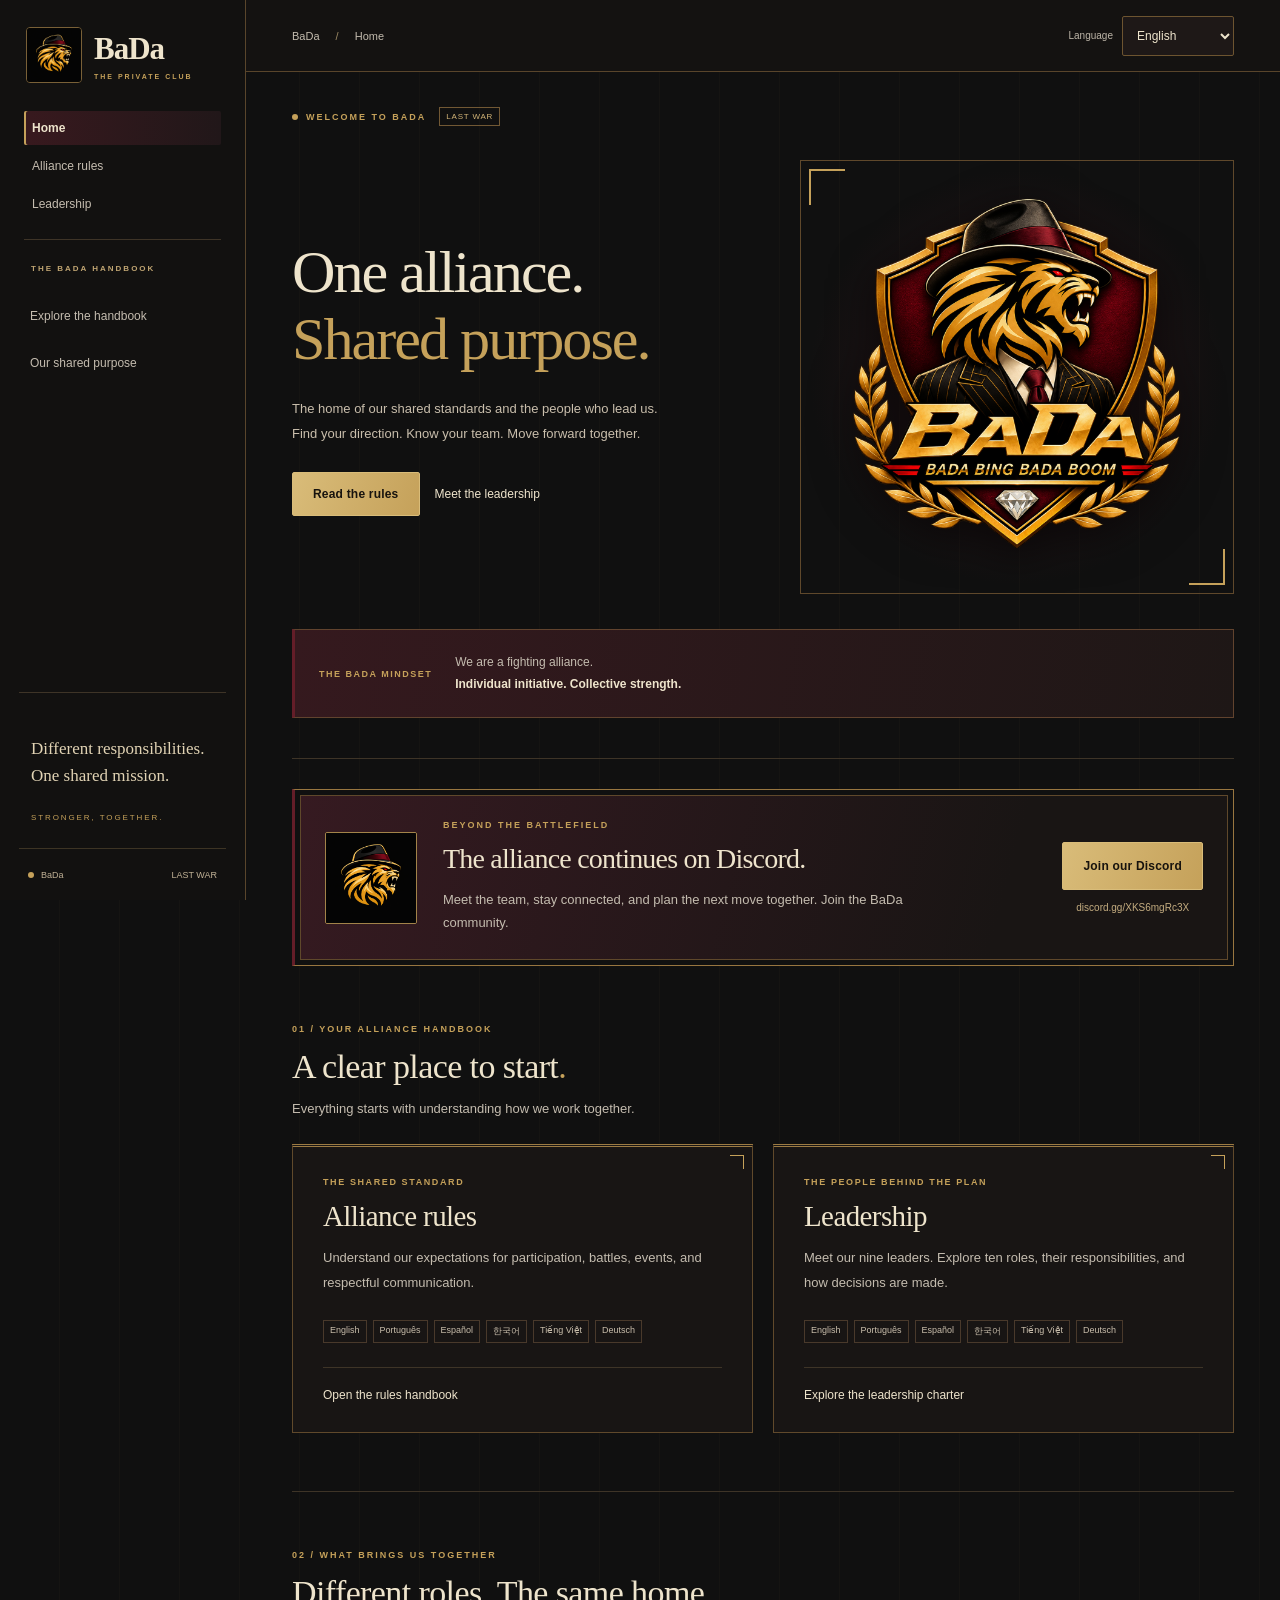
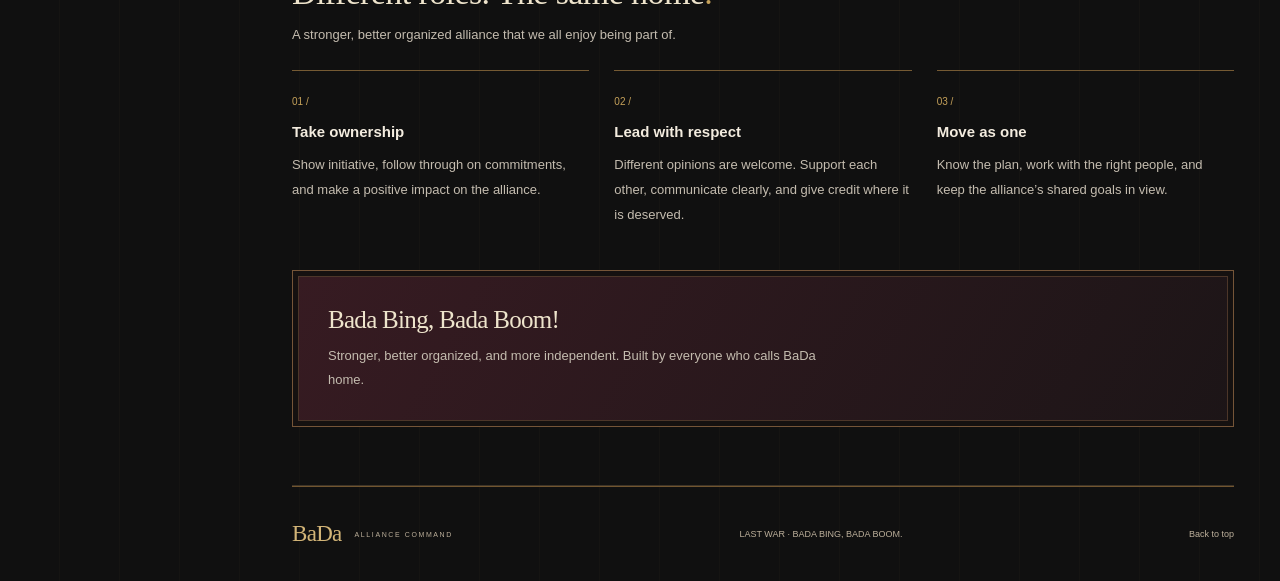
<file: index.html>
<!doctype html>
<html lang="en">
<head>
  <meta charset="utf-8">
  <meta name="viewport" content="width=device-width, initial-scale=1">
  <meta name="theme-color" content="#101010">
  <meta name="description" content="The BaDa alliance handbook. Our rules, our leadership, and the shared purpose that brings us together.">
  <title>BaDa — Alliance Command</title>
  <link rel="stylesheet" href="styles.css">
  <link rel="stylesheet" href="hub.css">
  <link rel="stylesheet" href="brand.css">
  <link rel="stylesheet" href="private-club.css">
  <link rel="icon" type="image/png" href="assets/brand/bada-private-club-lion.png">
  <script src="language.js" defer></script>
  <script src="home.js" defer></script>
</head>
<body class="hub-page">
  <a class="skip-link" href="#main" data-i18n="skip">Skip to content</a>
  <aside class="sidebar">
    <a class="brand" href="index.html" aria-label="BaDa home"><img class="brand-logo" src="assets/brand/bada-private-club-lion.png" alt="" width="56" height="56"><span>BaDa<span class="brand-caption">THE PRIVATE CLUB</span></span></a>
    <div class="site-nav" aria-label="Site navigation"><a href="index.html" aria-current="page"><span data-i18n="home">Home</span></a><a href="rules/index.html"><span data-i18n="rules">Alliance rules</span></a><a href="leadership/index.html"><span data-i18n="leadership">Leadership</span></a></div>
    <div class="sidebar-label" data-i18n="sidebarTitle">THE BADA HANDBOOK</div>
    <nav aria-label="Home sections"><a class="nav-link" href="#handbook"><span data-i18n="explore">Explore the handbook</span></a><a class="nav-link" href="#purpose"><span data-i18n="purposeNav">Our shared purpose</span></a></nav>
    <div class="sidebar-note"><p data-i18n="sidebarMission">Different responsibilities.<br>One shared mission.</p><span data-i18n="together">STRONGER, TOGETHER.</span></div>
    <div class="sidebar-footer"><span class="status-dot"></span> BaDa <b>LAST WAR</b></div>
  </aside>
  <div class="workspace">
    <header class="topbar"><div>BaDa <span>/</span> <span data-i18n="home" style="margin:0;color:inherit">Home</span></div><div class="language-control"><label for="site-language" data-i18n="language">Language</label><select id="site-language"><option value="en">English</option><option value="pt">Português</option><option value="es">Español</option><option value="ko">한국어</option><option value="vi">Tiếng Việt</option><option value="de">Deutsch</option></select></div></header>
    <main id="main">
      <section class="section overview" id="overview"><div class="eyebrow"><span class="status-dot"></span><span data-i18n="welcome">WELCOME TO BADA</span><span class="version">LAST WAR</span></div>
        <div class="hero hub-hero"><div><h1 data-i18n="hero">One alliance.<br><span>Shared purpose.</span></h1><p data-i18n="heroDescription">The home of our shared standards and the people who lead us.<br>Find your direction. Know your team. Move forward together.</p><div class="hero-actions"><a class="primary-button" href="rules/index.html"><span data-i18n="readRules">Read the rules</span></a><a class="text-button" href="leadership/index.html"><span data-i18n="meetLeadership">Meet the leadership</span> </a></div></div><div class="hero-art"><img class="hero-crest" src="assets/brand/bada-private-club-crest.png" alt="BaDa — Bada Bing Bada Boom" width="1254" height="1254" fetchpriority="high"></div></div>
        <div class="purpose-banner"><span data-i18n="allianceMindset">THE BADA MINDSET</span><p data-i18n="commitment">We are a fighting alliance.<br><strong>Individual initiative. Collective strength.</strong></p></div>
      </section>

      <section class="discord-section" id="discord" aria-labelledby="discord-title">
        <div class="discord-card">
          <img class="discord-lion" src="assets/brand/bada-private-club-lion.png" alt="" width="112" height="112" loading="lazy">
          <div class="discord-copy">
            <span class="eyebrow" data-i18n="discordEyebrow">BEYOND THE BATTLEFIELD</span>
            <h2 id="discord-title" data-i18n="discordTitle">The alliance continues on Discord.</h2>
            <p data-i18n="discordDescription">Meet the team, stay connected, and plan the next move together. Join the BaDa community.</p>
          </div>
          <div class="discord-action">
            <a class="primary-button" href="https://discord.gg/XKS6mgRc3X" target="_blank" rel="noopener noreferrer"><span data-i18n="discordJoin">Join our Discord</span></a>
            <span class="discord-address">discord.gg/XKS6mgRc3X</span>
          </div>
        </div>
      </section>

      <section class="section" id="handbook"><div class="section-heading"><div><span class="eyebrow" data-i18n="handbookEyebrow">01 / YOUR ALLIANCE HANDBOOK</span><h2 data-i18n="handbookTitle">A clear place to start<span class="heading-dot">.</span></h2><p data-i18n="handbookDescription">Everything starts with understanding how we work together.</p></div></div><div class="handbook-grid">
        <a class="handbook-card" href="rules/index.html"><span class="eyebrow" data-i18n="rulesEyebrow">THE SHARED STANDARD</span><h3 data-i18n="rules">Alliance rules</h3><p data-i18n="rulesDescription">Understand our expectations for participation, battles, events, and respectful communication.</p><div class="language-chips" aria-label="Available languages"><span>English</span><span>Português</span><span>Español</span><span>한국어</span><span>Tiếng Việt</span><span>Deutsch</span></div><span class="card-link"><span data-i18n="openRules">Open the rules handbook</span></span></a>
        <a class="handbook-card" href="leadership/index.html"><span class="eyebrow" data-i18n="leadershipEyebrow">THE PEOPLE BEHIND THE PLAN</span><h3 data-i18n="leadership">Leadership</h3><p data-i18n="leadershipDescription">Meet our nine leaders. Explore ten roles, their responsibilities, and how decisions are made.</p><div class="language-chips"><span>English</span><span>Português</span><span>Español</span><span>한국어</span><span>Tiếng Việt</span><span>Deutsch</span></div><span class="card-link"><span data-i18n="openLeadership">Explore the leadership charter</span></span></a>
      </div></section>

      <section class="section" id="purpose"><div class="section-heading"><div><span class="eyebrow" data-i18n="purposeEyebrow">02 / WHAT BRINGS US TOGETHER</span><h2 data-i18n="purposeTitle">Different roles. The same home<span class="heading-dot">.</span></h2><p data-i18n="purposeDescription">A stronger, better organized alliance that we all enjoy being part of.</p></div></div><div class="values-grid"><article class="value-item"><span>01 /</span><h3 data-i18n="ownershipTitle">Take ownership</h3><p data-i18n="ownershipText">Show initiative, follow through on commitments, and make a positive impact on the alliance.</p></article><article class="value-item"><span>02 /</span><h3 data-i18n="respectTitle">Lead with respect</h3><p data-i18n="respectText">Different opinions are welcome. Support each other, communicate clearly, and give credit where it is deserved.</p></article><article class="value-item"><span>03 /</span><h3 data-i18n="teamTitle">Move as one</h3><p data-i18n="teamText">Know the plan, work with the right people, and keep the alliance’s shared goals in view.</p></article></div><div class="hub-bottom"><div><h3>Bada Bing, Bada Boom!</h3><p data-i18n="signoff">Stronger, better organized, and more independent. Built by everyone who calls BaDa home.</p></div></div></section>
      <footer class="page-footer hub-footer"><a href="index.html" class="footer-brand">BaDa<span>ALLIANCE COMMAND</span></a><span>LAST WAR · BADA BING, BADA BOOM.</span><a href="#overview" data-i18n="top">Back to top </a></footer>
    </main>
  </div>
</body>
</html>
</file>
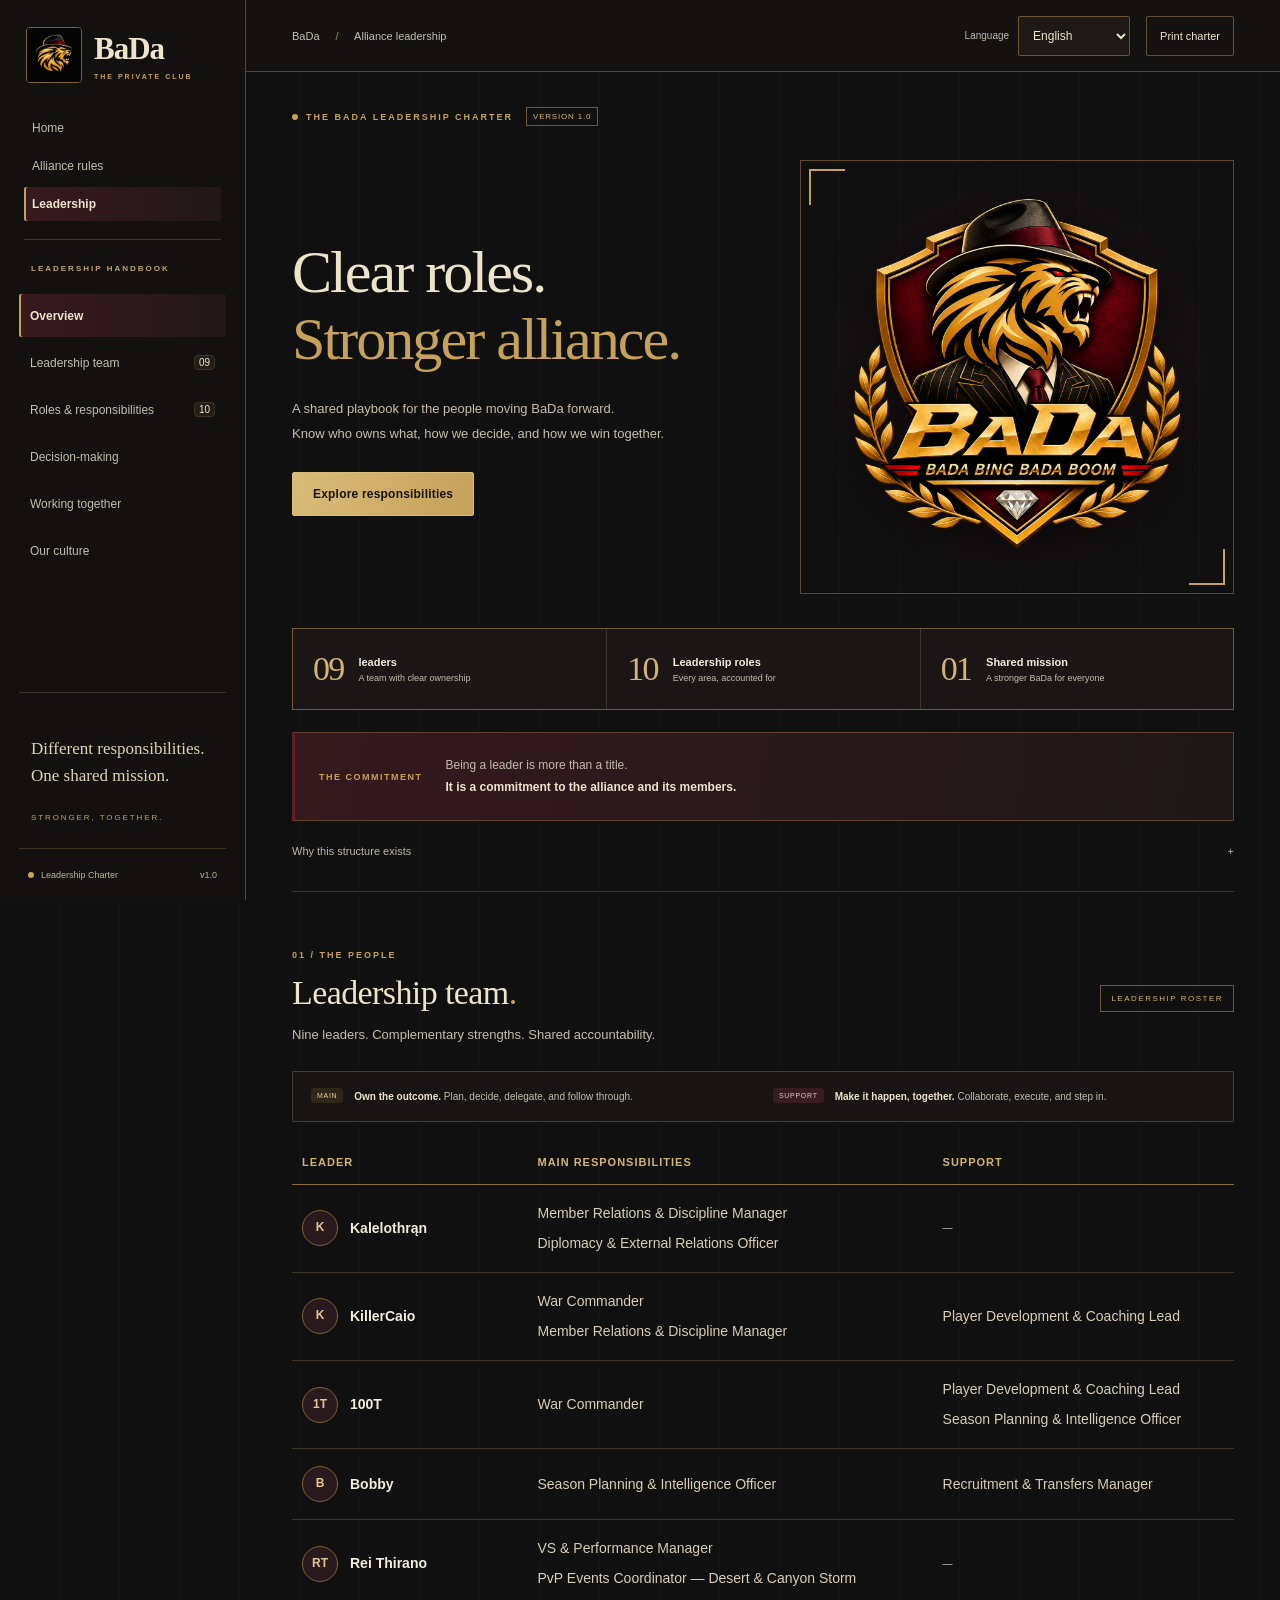
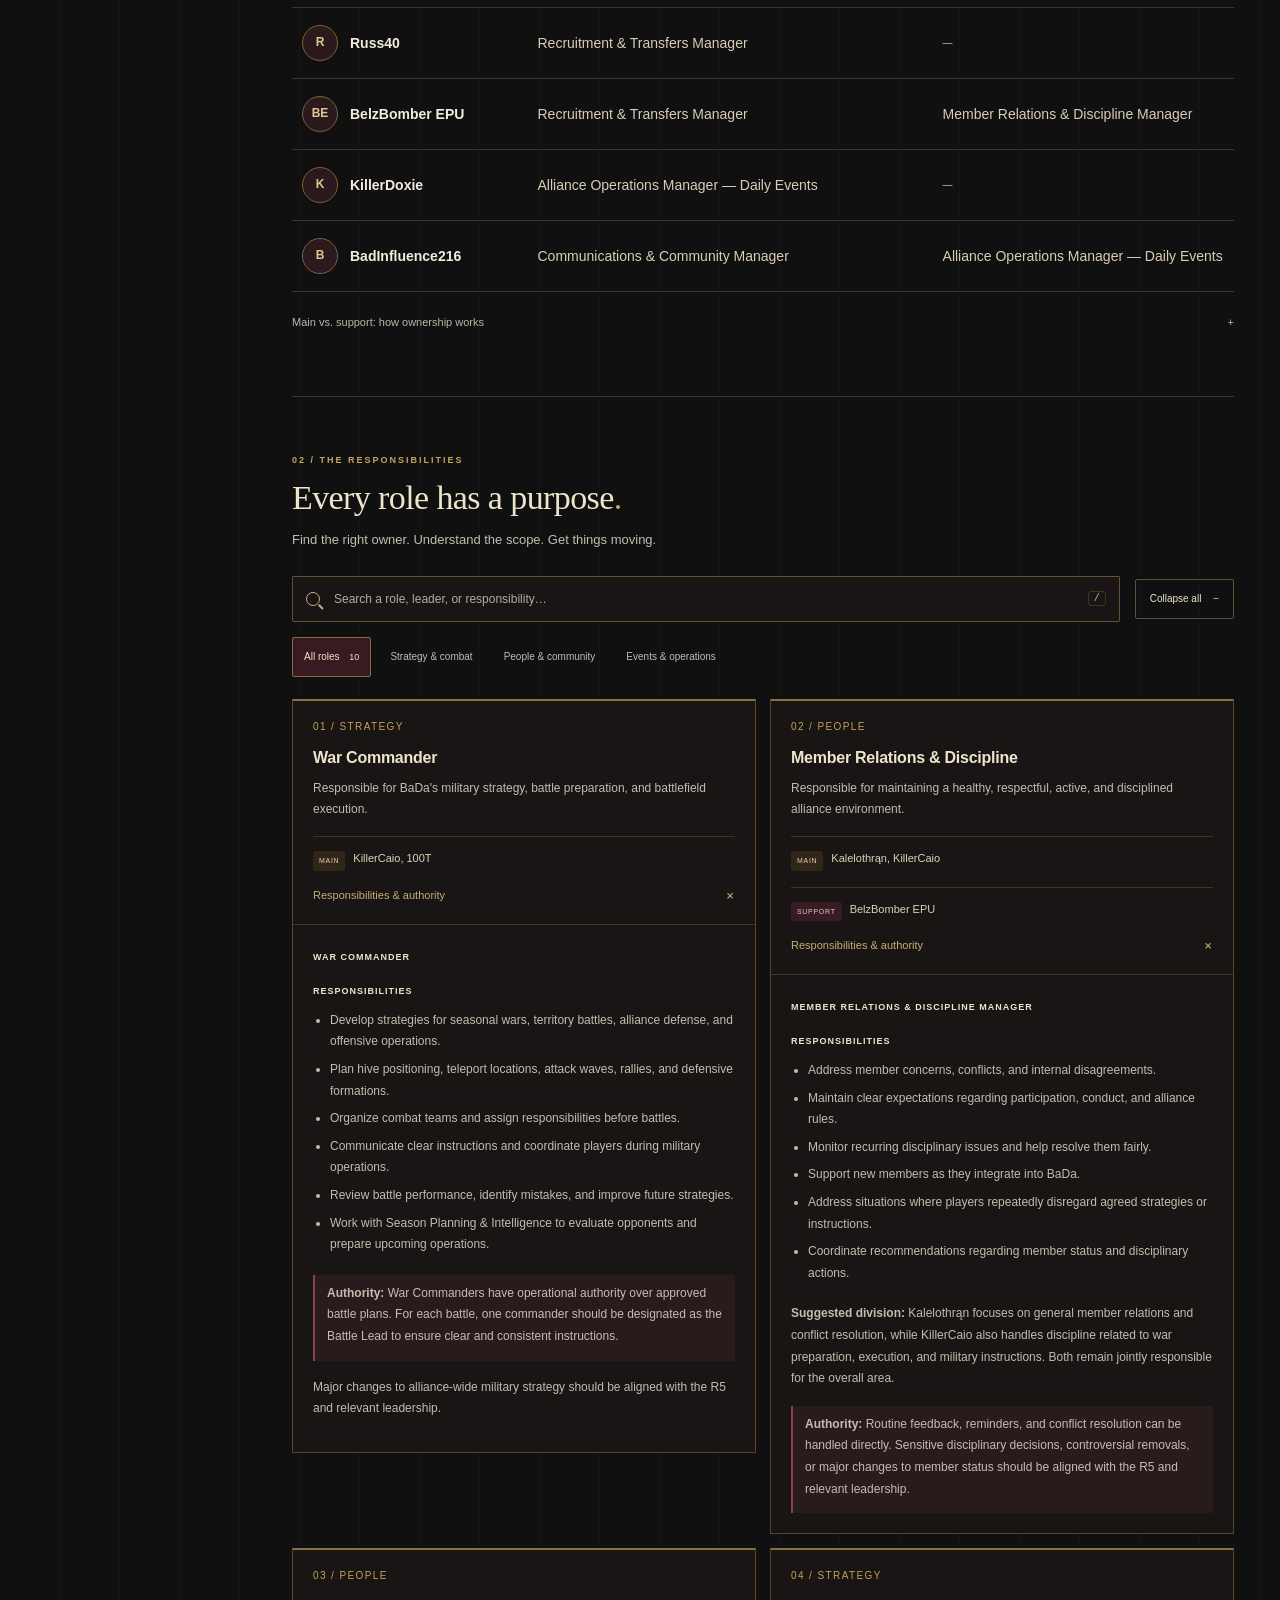
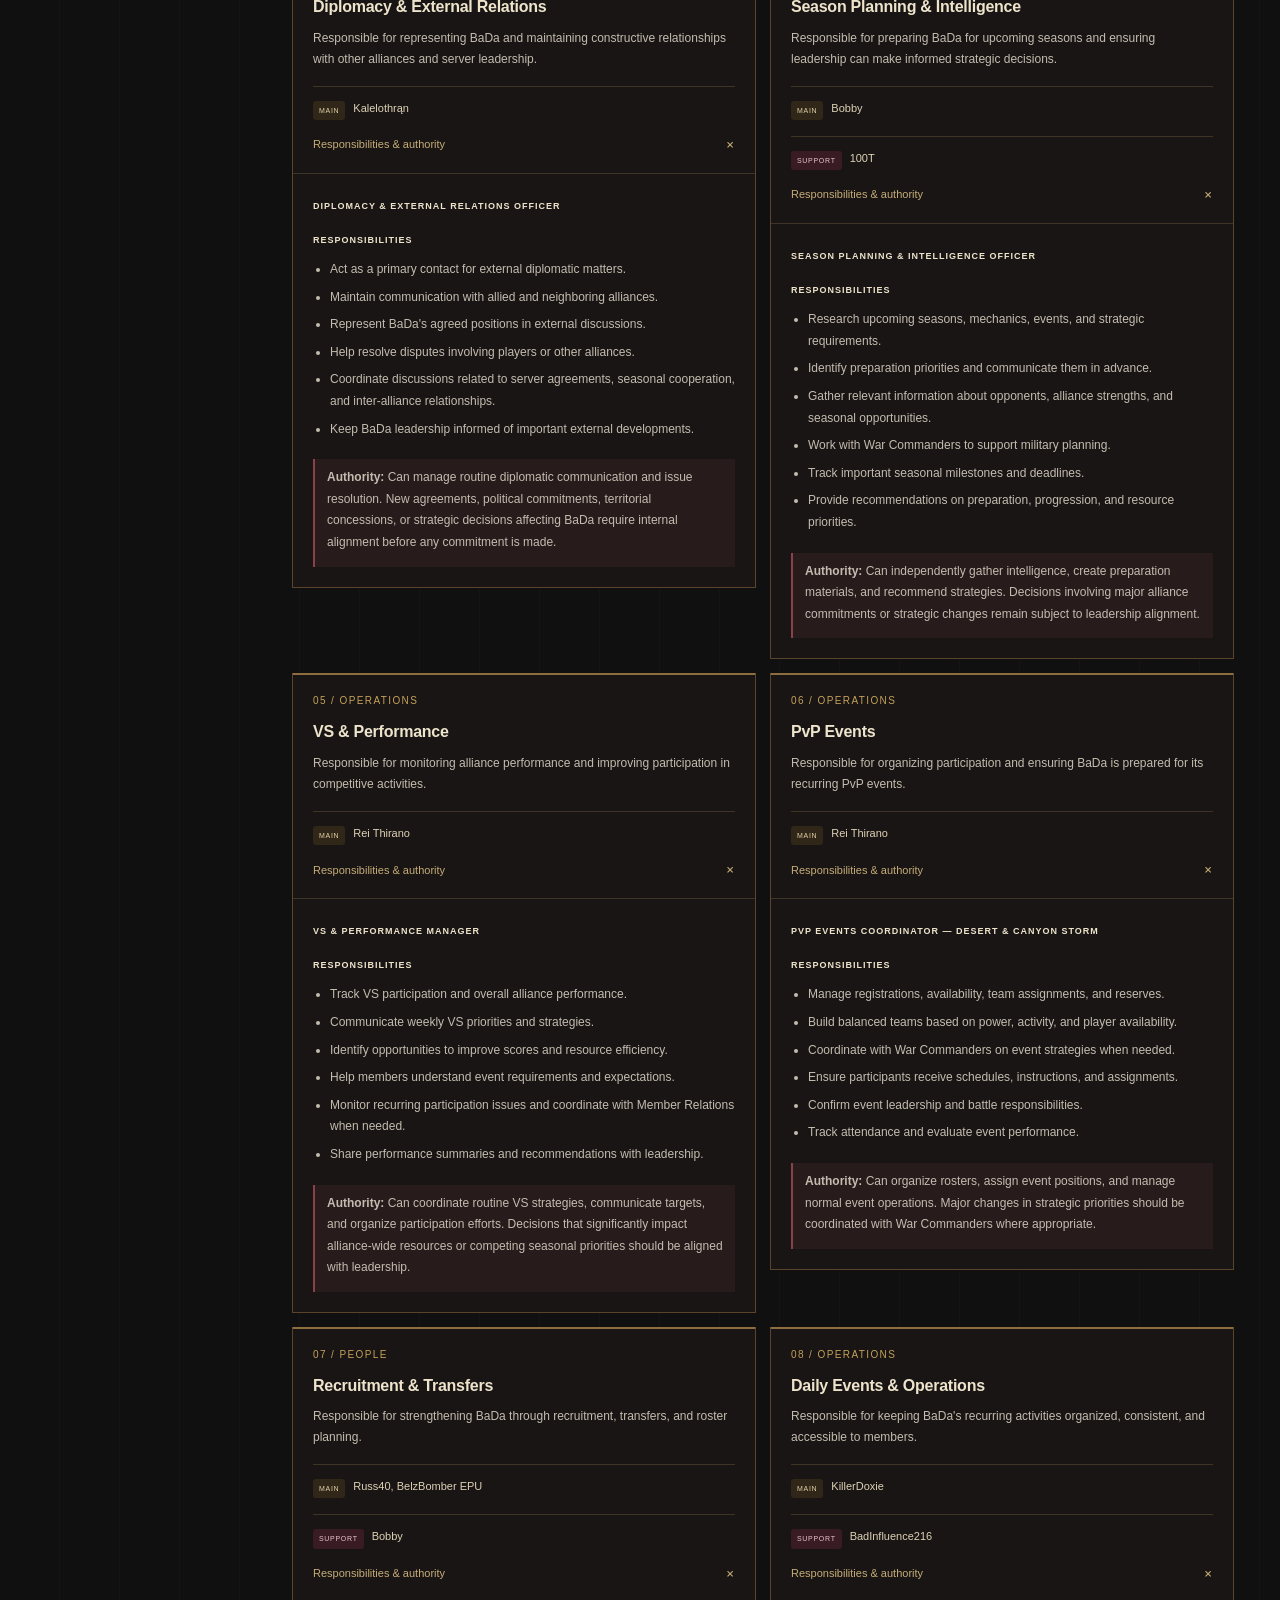
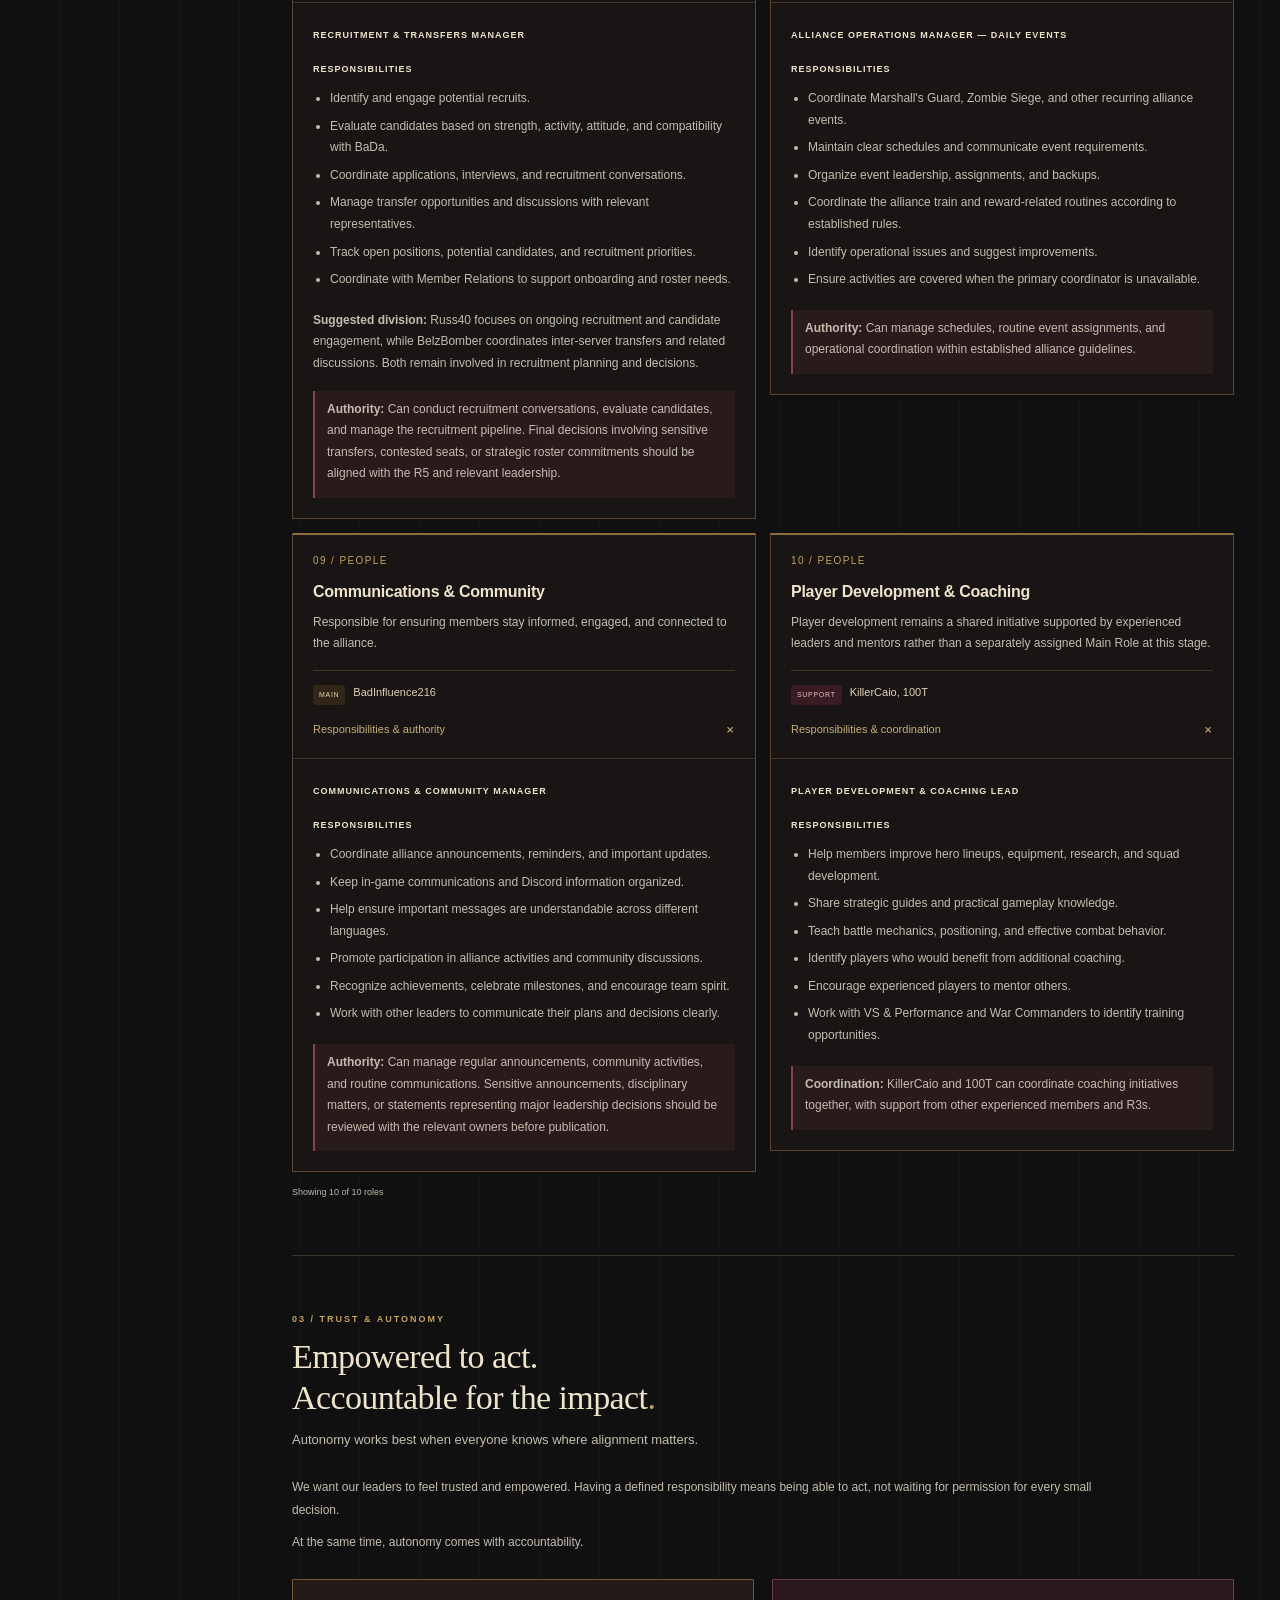
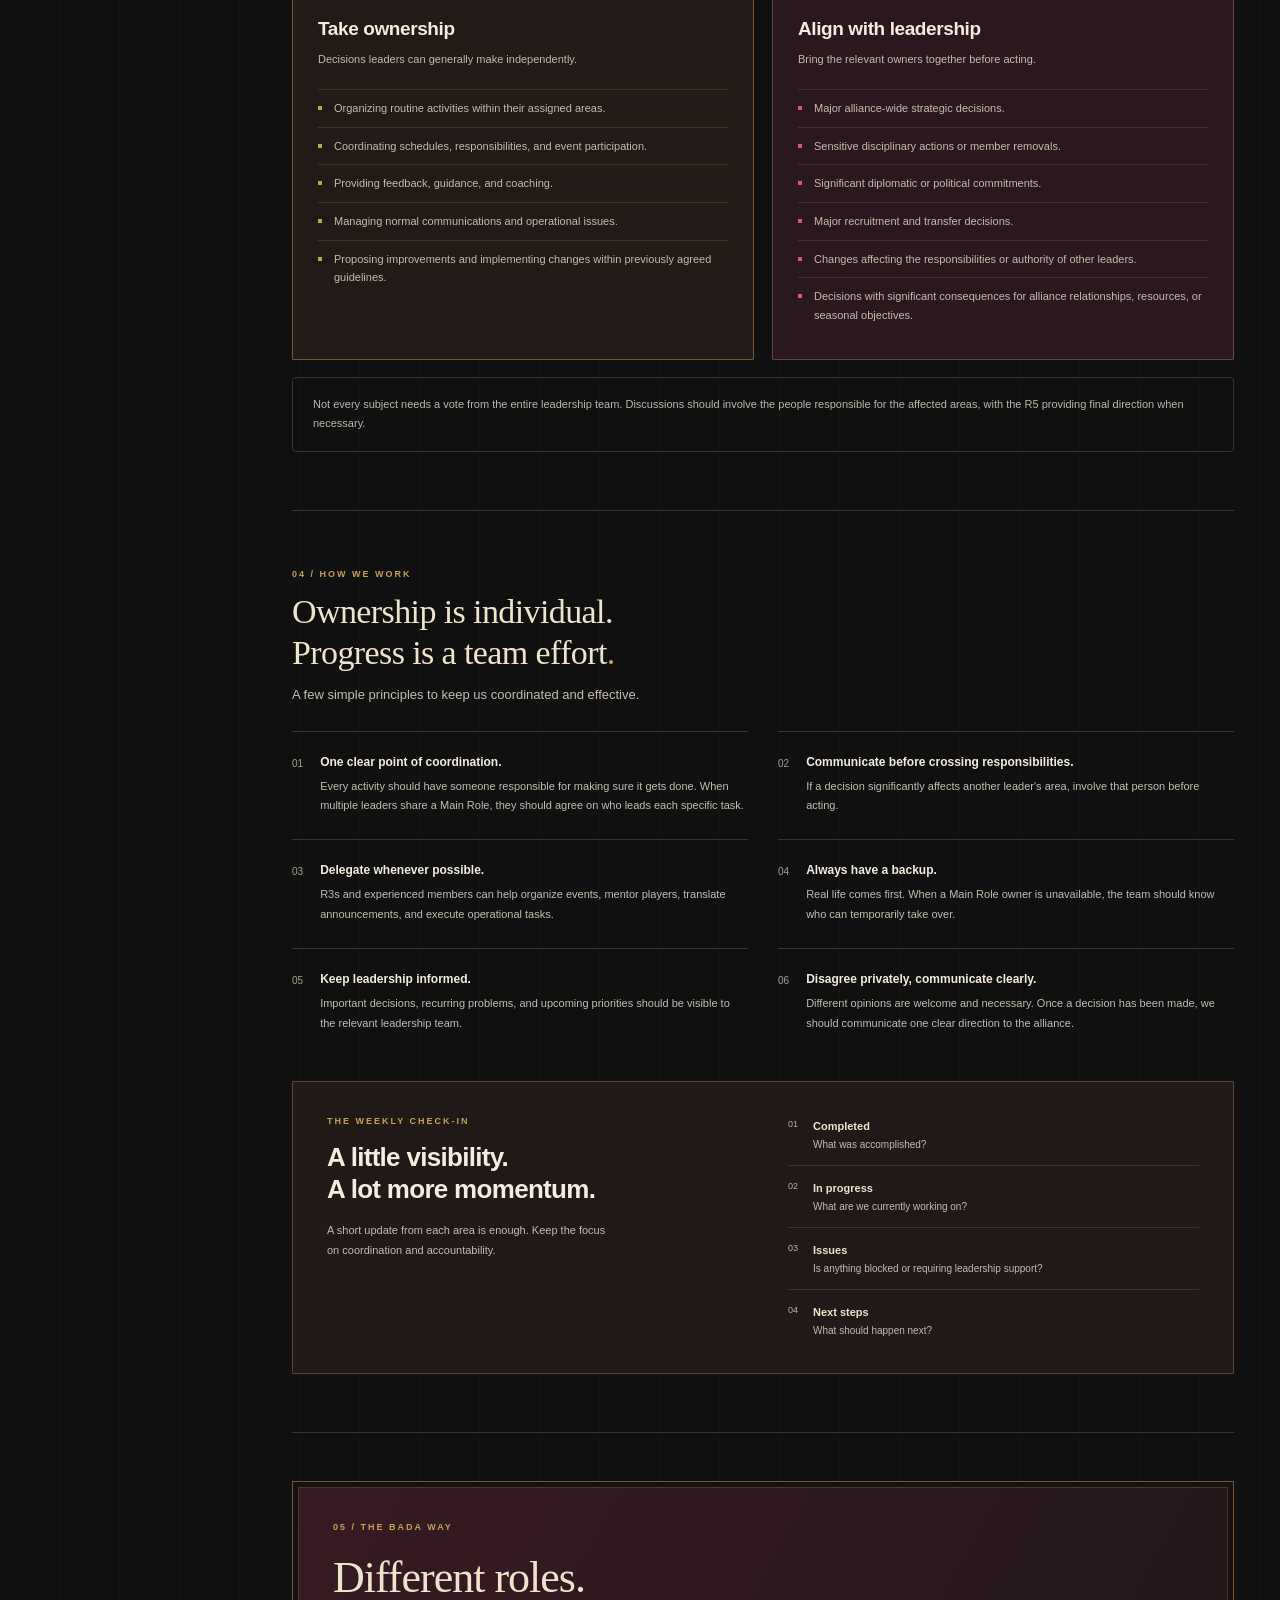
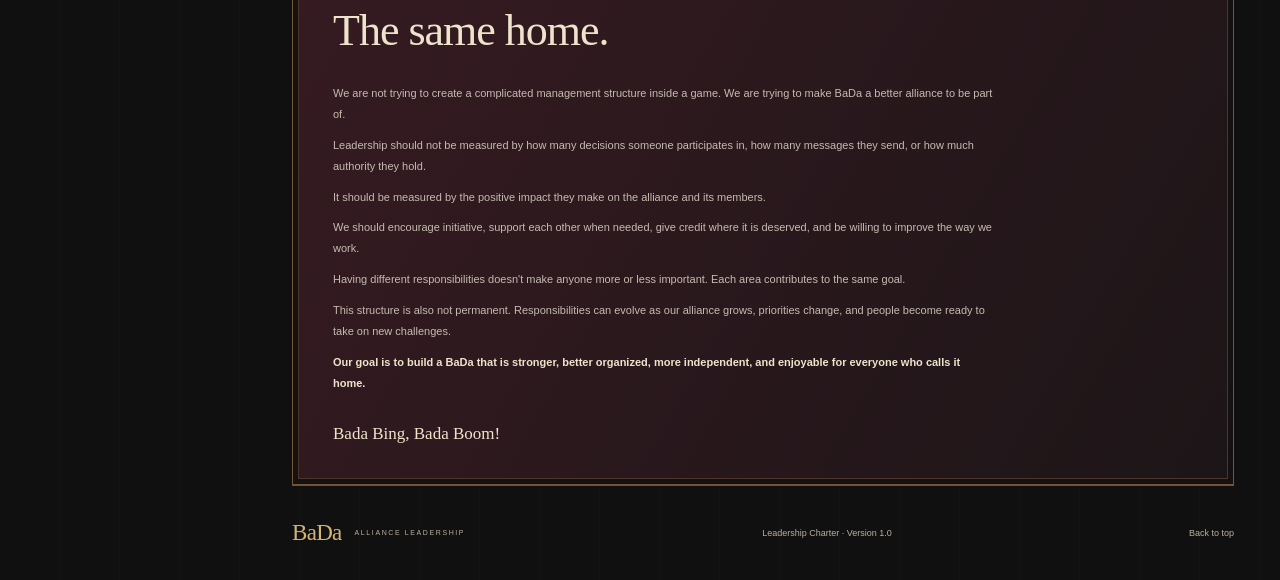
<file: leadership/index.html>
<!doctype html>
<html lang="en">
<head>
  <meta charset="utf-8">
  <meta name="viewport" content="width=device-width, initial-scale=1">
  <meta name="theme-color" content="#101010">
  <meta name="description" content="BaDa leadership charter. Find your leaders, understand responsibilities, and make clear decisions together.">
  <title>BaDa — Leadership & Responsibilities</title>
  <link rel="stylesheet" href="../styles.css">
  <link rel="stylesheet" href="../hub.css">
  <link rel="stylesheet" href="../brand.css">
  <link rel="stylesheet" href="../private-club.css">
  <link rel="icon" type="image/png" href="../assets/brand/bada-private-club-lion.png">
  <script src="../language.js" defer></script>
  <script src="../charter.js" defer></script>
  <script src="../leadership-i18n.js" defer></script>
  <script src="../app.js" defer></script>
</head>
<body>
  <a class="skip-link" href="#main">Skip to content</a>
  <aside class="sidebar">
    <a class="brand" href="../index.html" aria-label="BaDa home"><img class="brand-logo" src="../assets/brand/bada-private-club-lion.png" alt="" width="56" height="56"><span>BaDa<span class="brand-caption">THE PRIVATE CLUB</span></span></a>
    <div class="site-nav" aria-label="Site navigation"><a href="../index.html">Home </a><a href="../rules/index.html">Alliance rules </a><a href="index.html" aria-current="page">Leadership </a></div><div class="sidebar-label">LEADERSHIP HANDBOOK</div>
    <nav aria-label="Main navigation">
      <a class="nav-link active" href="#overview"> Overview </a>
      <a class="nav-link" href="#team"> Leadership team <span class="nav-count">09</span></a>
      <a class="nav-link" href="#roles"> Roles & responsibilities <span class="nav-count">10</span></a>
      <a class="nav-link" href="#decisions"> Decision-making</a>
      <a class="nav-link" href="#collaboration"> Working together</a>
      <a class="nav-link" href="#culture"> Our culture</a>
    </nav>
    <div class="sidebar-note"><p>Different responsibilities.<br>One shared mission.</p><span>STRONGER, TOGETHER.</span></div>
    <div class="sidebar-footer"><span class="status-dot"></span> Leadership Charter <b>v1.0</b></div>
  </aside>
  <div class="workspace">
    <header class="topbar"><div><a href="../index.html">BaDa</a> <span>/</span> Alliance leadership</div><div class="leadership-controls"><div class="language-control"><label for="leadership-language">Language</label><select id="leadership-language"><option value="en">English</option><option value="pt">Português</option><option value="es">Español</option><option value="ko">한국어</option><option value="vi">Tiếng Việt</option><option value="de">Deutsch</option></select></div><button class="print-button" id="print-button" type="button">Print charter</button></div></header>
    <main id="main">
      <section id="overview" class="section overview">
        <div class="eyebrow"><span class="status-dot"></span> THE BADA LEADERSHIP CHARTER <span class="version">VERSION 1.0</span></div>
        <div class="hero"><div><h1>Clear roles.<br><span>Stronger alliance.</span></h1><p>A shared playbook for the people moving BaDa forward.<br class="desktop-break"> Know who owns what, how we decide, and how we win together.</p><a class="primary-button" href="#roles">Explore responsibilities </a></div><div class="hero-art"><img class="hero-crest" src="../assets/brand/bada-private-club-crest.png" alt="BaDa — Bada Bing Bada Boom" width="1254" height="1254" fetchpriority="high"></div></div>
        <div class="stats"><a href="#team"><strong>09</strong><div>leaders<span>A team with clear ownership</span></div></a><a href="#roles"><strong>10</strong><div>Leadership roles<span>Every area, accounted for</span></div></a><a href="#culture"><strong>01</strong><div>Shared mission<span>A stronger BaDa for everyone</span></div></a></div>
        <div class="purpose-banner"><span>THE COMMITMENT</span><p>Being a leader is more than a title.<br><strong>It is a commitment to the alliance and its members.</strong></p></div>
        <details class="purpose-details"><summary>Why this structure exists <span>+</span></summary><div id="purpose-content" class="prose"></div></details>
      </section>

      <section id="team" class="section"><div class="section-heading"><div><span class="eyebrow">01 / THE PEOPLE</span><h2>Leadership team<span class="heading-dot">.</span></h2><p>Nine leaders. Complementary strengths. Shared accountability.</p></div><span class="section-tag">LEADERSHIP ROSTER</span></div>
        <div class="ownership-guide"><div><span class="role-badge main-badge">MAIN</span><p><strong>Own the outcome.</strong> Plan, decide, delegate, and follow through.</p></div><div><span class="role-badge support-badge">SUPPORT</span><p><strong>Make it happen, together.</strong> Collaborate, execute, and step in.</p></div></div>
        <div class="team-table-wrap"><table class="team-table"><thead><tr><th>LEADER</th><th>MAIN RESPONSIBILITIES</th><th>SUPPORT</th></tr></thead><tbody id="team-body"></tbody></table></div>
        <details class="purpose-details"><summary>Main vs. support: how ownership works <span>+</span></summary><div id="ownership-content" class="prose"></div></details>
      </section>

      <section id="roles" class="section"><div class="section-heading"><div><span class="eyebrow">02 / THE RESPONSIBILITIES</span><h2>Every role has a purpose<span class="heading-dot">.</span></h2><p>Find the right owner. Understand the scope. Get things moving.</p></div></div>
        <div class="role-toolbar"><label class="search-box"><span class="search-symbol" aria-hidden="true"></span><input id="role-search" type="search" placeholder="Search a role, leader, or responsibility…" aria-label="Search roles, leaders and responsibilities"><kbd>/</kbd></label><button id="expand-all" class="subtle-button" type="button">Expand all <span>+</span></button></div>
        <div class="filters" aria-label="Filter roles"><button class="filter active" data-filter="all" aria-pressed="true">All roles <span>10</span></button><button class="filter" data-filter="strategy" aria-pressed="false">Strategy & combat</button><button class="filter" data-filter="people" aria-pressed="false">People & community</button><button class="filter" data-filter="operations" aria-pressed="false">Events & operations</button></div>
        <div id="role-grid" class="role-grid"></div><p id="empty-state" class="empty-state" hidden>No matching roles. Try another search or select “All roles”.</p><p id="results-count" class="results-count" aria-live="polite"></p>
      </section>

      <section id="decisions" class="section"><div class="section-heading"><div><span class="eyebrow">03 / TRUST & AUTONOMY</span><h2>Empowered to act.<br>Accountable for the impact<span class="heading-dot">.</span></h2><p>Autonomy works best when everyone knows where alignment matters.</p></div></div><div id="decisions-intro" class="prose"></div><div class="decision-grid"><article class="decision-card independent"><h3>Take ownership</h3><p>Decisions leaders can generally make independently.</p><ul id="independent-list"></ul></article><article class="decision-card aligned"><h3>Align with leadership</h3><p>Bring the relevant owners together before acting.</p><ul id="aligned-list"></ul></article></div><p id="decision-note" class="decision-note"></p></section>

      <section id="collaboration" class="section"><div class="section-heading"><div><span class="eyebrow">04 / HOW WE WORK</span><h2>Ownership is individual.<br>Progress is a team effort<span class="heading-dot">.</span></h2><p>A few simple principles to keep us coordinated and effective.</p></div></div><div id="principles" class="principles"></div><div class="checkin"><div><span class="eyebrow">THE WEEKLY CHECK-IN</span><h3>A little visibility.<br>A lot more momentum.</h3><p>A short update from each area is enough. Keep the focus on coordination and accountability.</p></div><ol><li><span>01</span><div><strong>Completed</strong><p>What was accomplished?</p></div></li><li><span>02</span><div><strong>In progress</strong><p>What are we currently working on?</p></div></li><li><span>03</span><div><strong>Issues</strong><p>Is anything blocked or requiring leadership support?</p></div></li><li><span>04</span><div><strong>Next steps</strong><p>What should happen next?</p></div></li></ol></div></section>

      <section id="culture" class="section culture"><span class="eyebrow">05 / THE BADA WAY</span><h2>Different roles.<br>The same home.</h2><div id="culture-content" class="prose"></div><div class="culture-signoff">Bada Bing, Bada Boom! </div></section>
      <footer class="page-footer"><a href="#overview" class="footer-brand">BaDa<span>ALLIANCE LEADERSHIP</span></a><span>Leadership Charter · Version 1.0</span><a href="#overview">Back to top </a></footer>
    </main>
  </div>
</body>
</html>
</file>
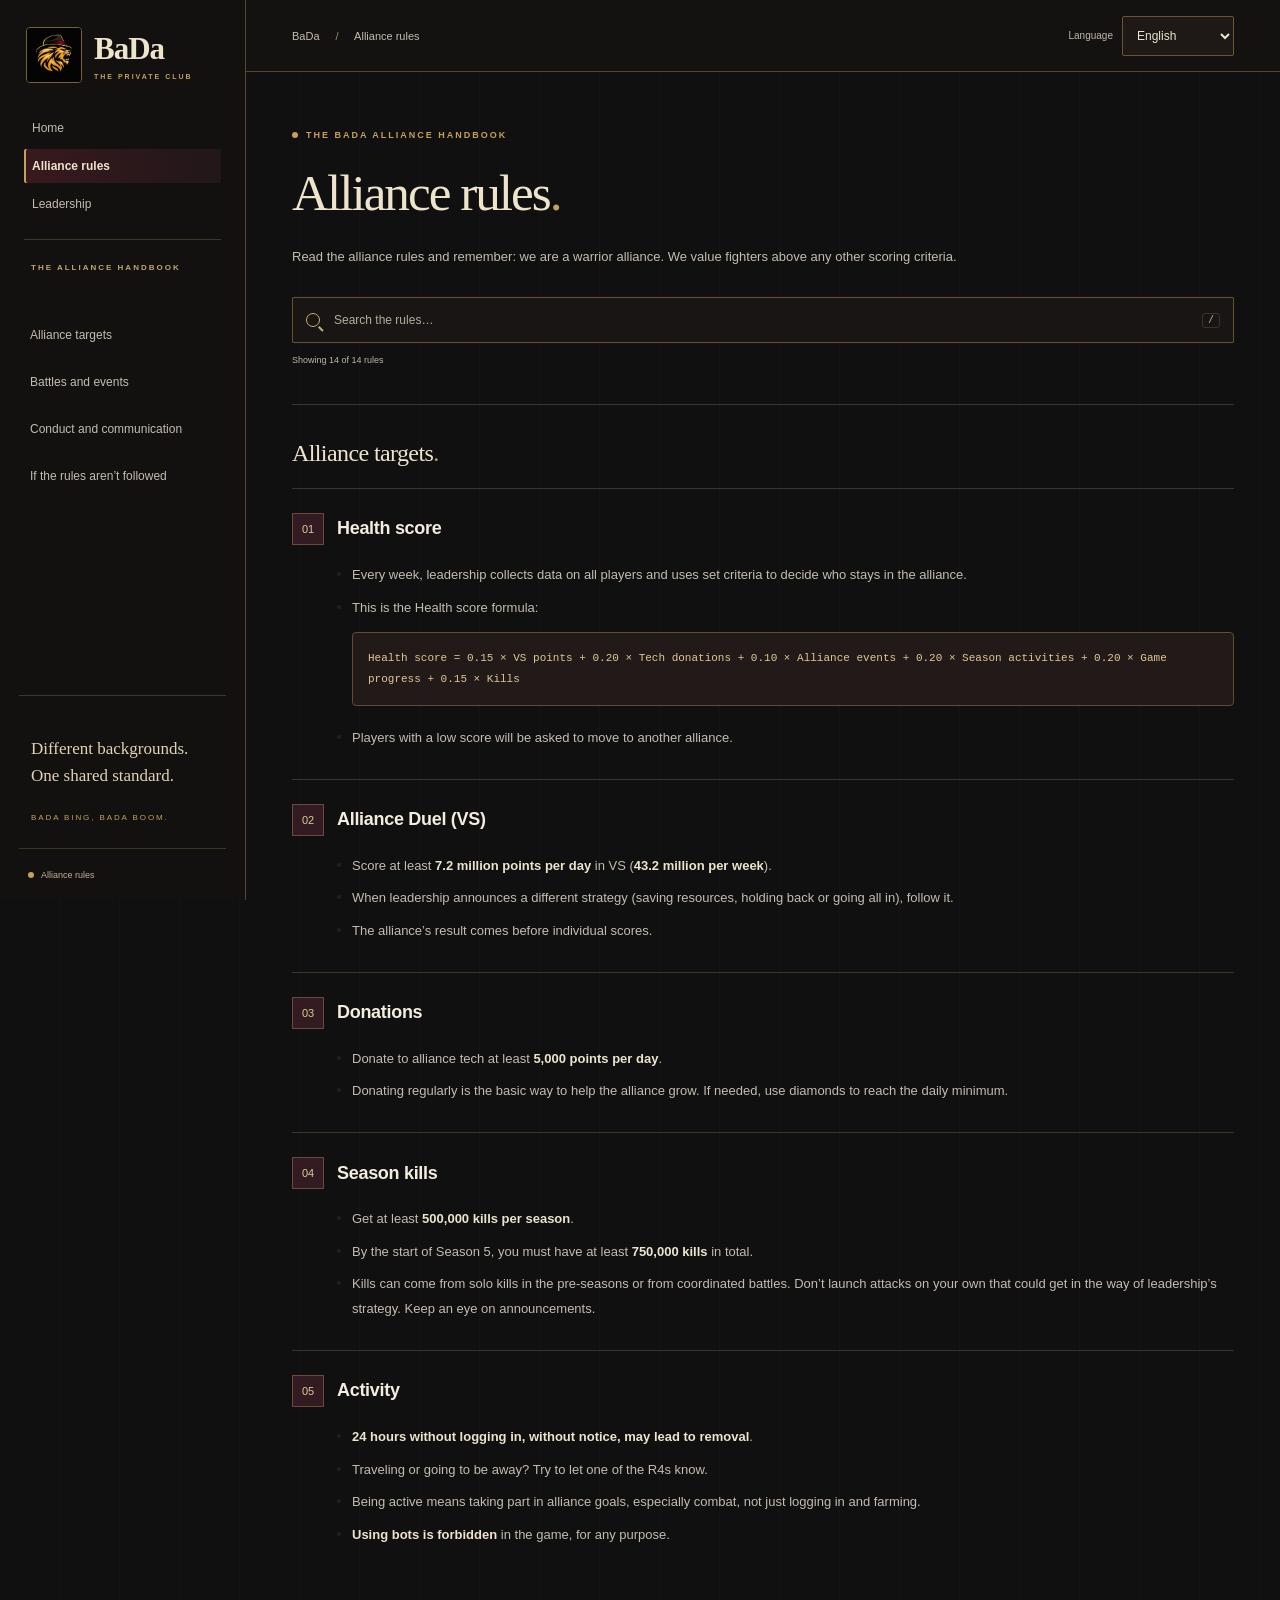
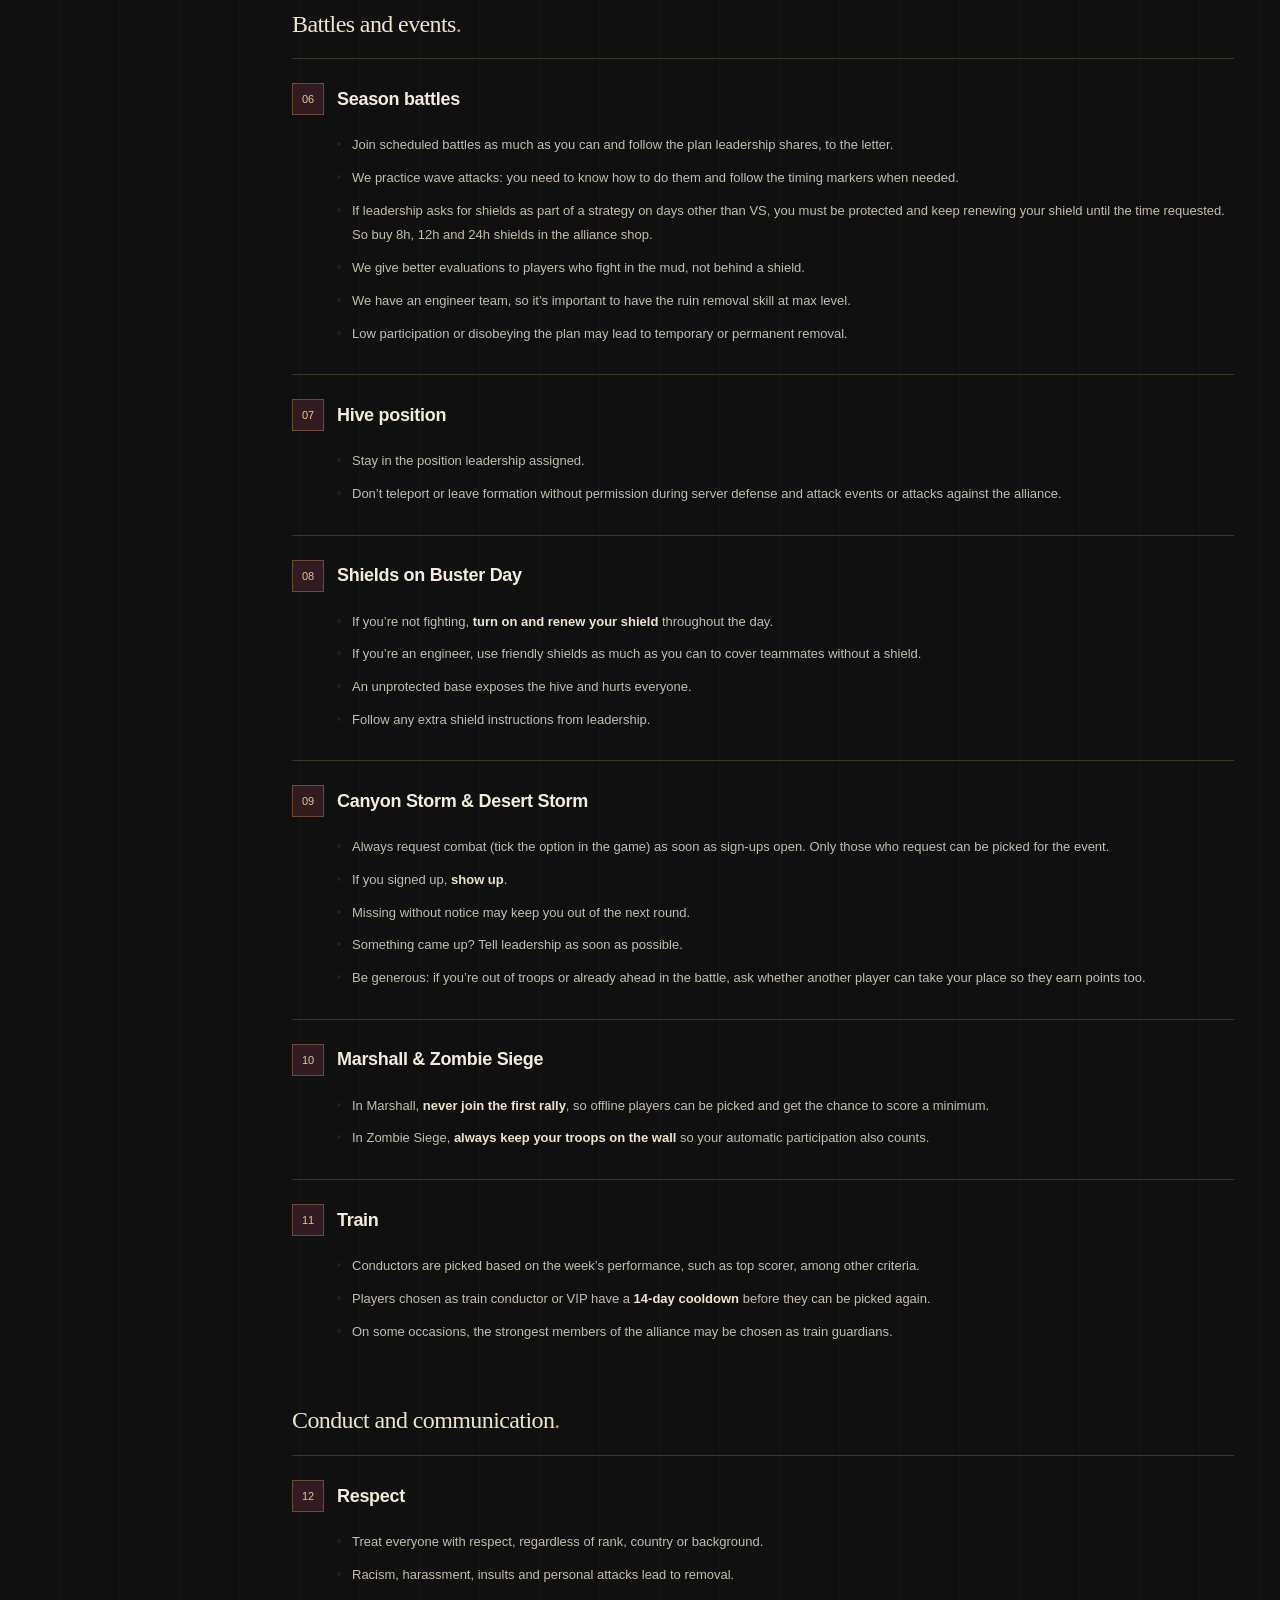
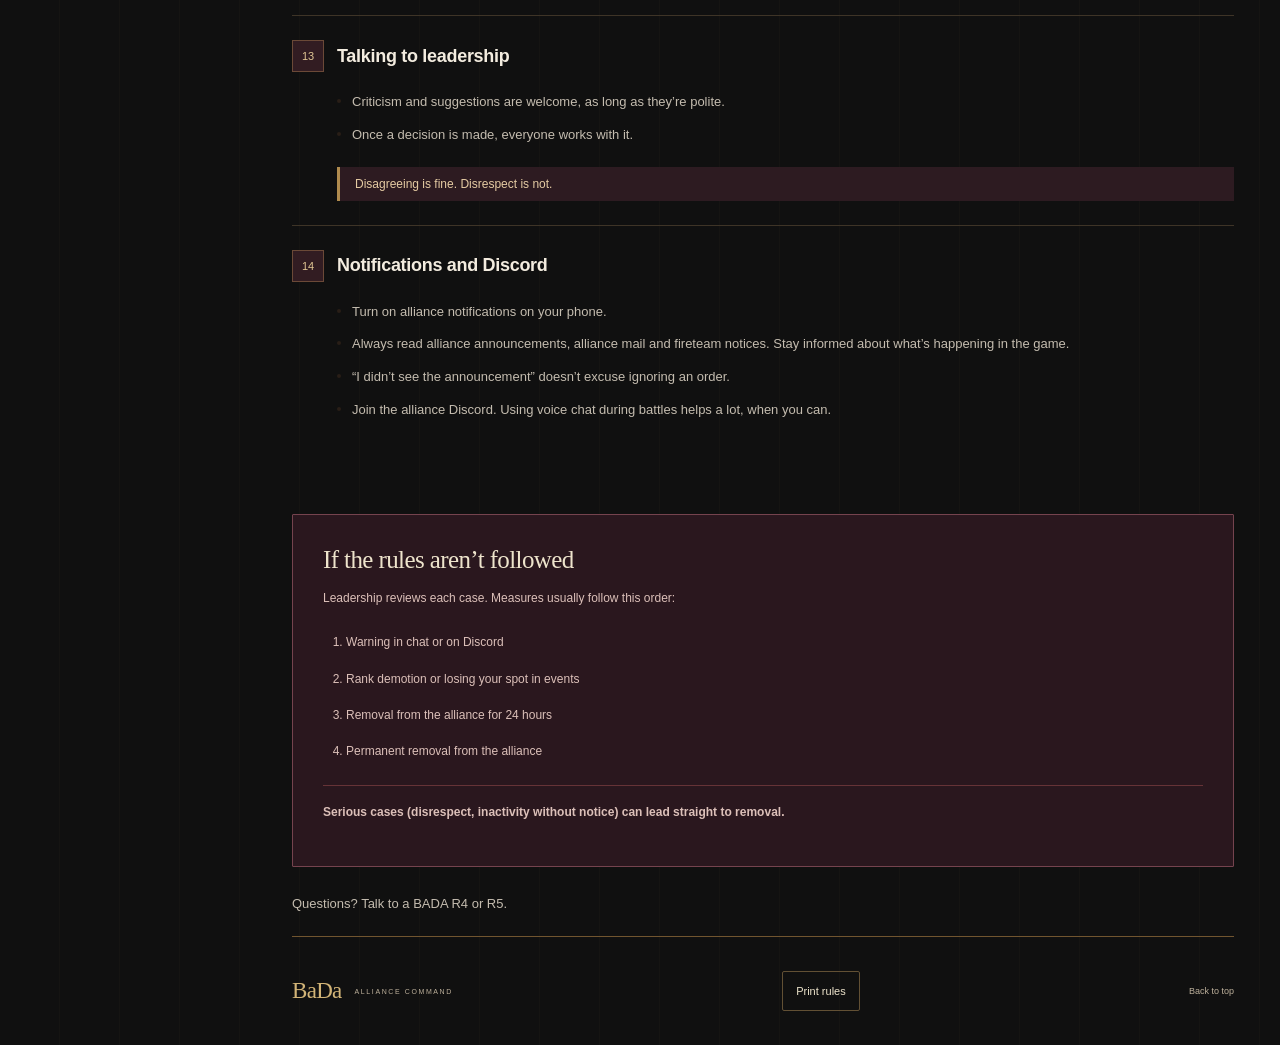
<file: rules/index.html>
<!doctype html>
<html lang="en">
<head>
  <meta charset="utf-8">
  <meta name="viewport" content="width=device-width, initial-scale=1">
  <meta name="theme-color" content="#101010">
  <meta name="description" content="BaDa alliance rules in English, Portuguese, Spanish, Korean, Vietnamese, and German.">
  <title>BaDa — Alliance rules</title>
  <link rel="stylesheet" href="../styles.css">
  <link rel="stylesheet" href="../hub.css">
  <link rel="stylesheet" href="../brand.css">
  <link rel="stylesheet" href="../private-club.css">
  <link rel="icon" type="image/png" href="../assets/brand/bada-private-club-lion.png">
  <script src="../language.js" defer></script>
  <script src="../rules-data.js" defer></script>
  <script src="../rules.js" defer></script>
</head>
<body class="rules-page">
  <a class="skip-link" href="#main">Skip to content</a>
  <aside class="sidebar">
    <a class="brand" href="../index.html" aria-label="BaDa home"><img class="brand-logo" src="../assets/brand/bada-private-club-lion.png" alt="" width="56" height="56"><span>BaDa<span class="brand-caption">THE PRIVATE CLUB</span></span></a>
    <div class="site-nav" aria-label="Site navigation"><a href="../index.html" id="nav-home">Home </a><a href="index.html" id="nav-rules" aria-current="page">Alliance rules </a><a href="../leadership/index.html" id="nav-leadership">Leadership </a></div>
    <div class="sidebar-label" id="rules-sidebar-label">THE ALLIANCE HANDBOOK</div>
    <nav aria-label="Rules sections" id="rules-nav"><a class="nav-link" href="#group-0" id="group-nav-0">Alliance goals</a><a class="nav-link" href="#group-1" id="group-nav-1">Battles & events</a><a class="nav-link" href="#group-2" id="group-nav-2">Conduct & communication</a><a class="nav-link" href="#consequences" id="nav-consequences">If rules are not followed</a></nav>
    <div class="sidebar-note"><p id="sidebar-mission">Different backgrounds.<br>One shared standard.</p><span>BADA BING, BADA BOOM.</span></div>
    <div class="sidebar-footer"><span class="status-dot"></span><span id="sidebar-footer-label">Alliance rules</span></div>
  </aside>
  <div class="workspace">
    <header class="topbar"><div><a href="../index.html">BaDa</a> <span>/</span> <span id="breadcrumb" style="margin:0;color:inherit">Alliance rules</span></div><div class="language-control"><label id="t-idioma" for="idioma">Language</label><select id="idioma"><option value="en">English</option><option value="pt">Português</option><option value="es">Español</option><option value="ko">한국어</option><option value="vi">Tiếng Việt</option><option value="de">Deutsch</option></select></div></header>
    <main id="main">
      <section class="section rules-overview"><div class="eyebrow"><span class="status-dot"></span><span id="rules-eyebrow">THE BADA ALLIANCE HANDBOOK</span></div><h1 id="t-regras">Alliance rules<span class="heading-dot">.</span></h1><p class="rules-lede" id="intro"></p><div class="rules-toolbar"><label class="search-box"><span class="search-symbol" aria-hidden="true"></span><input type="search" id="rules-search" placeholder="Search the rules…" aria-label="Search the rules"><kbd>/</kbd></label><p id="rules-count" class="rule-meta" aria-live="polite"></p></div></section>
      <noscript><p class="no-js">Please enable JavaScript to read this multilingual handbook.</p></noscript>
      <div id="lista" class="rules-content"></div>
      <p id="rules-empty" class="empty-state" hidden>No matching rules. Try another search.</p>
      <section class="consequences" id="consequences"><h2 id="t-cons"></h2><p id="cons-intro"></p><ol id="cons-passos"></ol><p id="cons-grave"></p></section>
      <p class="rules-footer-note" id="rodape"></p>
      <footer class="page-footer hub-footer"><a href="../index.html" class="footer-brand">BaDa<span>ALLIANCE COMMAND</span></a><button id="print-rules" class="print-button" type="button">Print rules </button><a href="#main" id="back-top">Back to top </a></footer>
    </main>
  </div>
</body>
</html>
</file>
<file: styles.css>
@charset "UTF-8";
:root{--paper:#101010;--ink:#f3ecdf;--muted:#bdb5a8;--line:#3d3424;--accent:#d6a441;--green:#d6a441;--sidebar:246px}*{box-sizing:border-box}html{scroll-behavior:smooth;scroll-padding-top:90px}body{margin:0;background:var(--paper);color:var(--ink);font-family:"Segoe UI",Arial,sans-serif;font-size:14px;-webkit-font-smoothing:antialiased}a{color:inherit;text-decoration:none}button,input{font:inherit}button,a,input,summary{-webkit-tap-highlight-color:transparent}button{cursor:pointer}button:focus-visible,a:focus-visible,input:focus-visible,summary:focus-visible{outline:3px solid var(--accent);outline-offset:4px}.skip-link{position:fixed;top:-60px;left:20px;z-index:20;padding:12px;background:var(--ink);color:white}.skip-link:focus{top:10px}.sidebar{position:fixed;inset:0 auto 0 0;width:var(--sidebar);background:#211e19;border-right:1px solid var(--line);padding:35px 19px 20px;display:flex;flex-direction:column;z-index:5}.brand{display:flex;gap:12px;align-items:center;padding:0 12px;font-size:29px;font-weight:750;letter-spacing:-1.3px}.brand-mark{background:var(--ink);color:var(--paper);width:43px;height:47px;display:grid;place-content:center;font-size:32px;position:relative;border-radius:4px}.brand-mark>span{position:absolute;color:#d6a441;font-size:20px;right:1px;top:0}.brand-caption{display:block;font-size:8px;letter-spacing:1.6px;margin-top:2px;color:var(--muted);font-weight:650}.sidebar-label{font-size:9px;font-weight:650;letter-spacing:1.5px;color:#bdb5a8;margin:53px 12px 17px}.nav-link{display:flex;align-items:center;gap:10px;padding:13px 11px;color:#bdb5a8;margin:4px 0;font-size:12px;border-radius:5px;min-height:43px}.nav-link:hover{background:#211e19}.nav-link.active{background:#211e19;color:#f5ead2;font-weight:650}.nav-icon{font-size:18px;width:20px;text-align:center;font-weight:400}.nav-count,.nav-arrow{margin-left:auto;font-size:10px}.nav-count{background:#211e19;border:1px solid #3d3424;border-radius:4px;padding:1px 4px;color:#bdb5a8}.sidebar-note{margin-top:auto;padding:44px 12px 30px}.small-cross{font-size:37px;color:#bdb5a8}.sidebar-note p{font-weight:600;font-size:14px;line-height:1.6}.sidebar-note>span:last-child{font-size:8px;letter-spacing:1.7px;color:#bdb5a8}.sidebar-footer{font-size:9px;color:#bdb5a8;border-top:1px solid #3d3424;padding:21px 9px 0;display:flex;align-items:center;gap:7px}.sidebar-footer b{font-size:9px;margin-left:auto;font-weight:500}.status-dot{display:inline-block;flex-shrink:0;width:6px;height:6px;background:#291e17;border-radius:50%}.workspace{margin-left:var(--sidebar)}.topbar{height:72px;border-bottom:1px solid var(--line);padding:0 46px;display:flex;align-items:center;justify-content:space-between;color:#f5ead2;font-size:11px;background:var(--paper)}.topbar>div>span{color:#a99f8e;margin:0 13px}.print-button{border:1px solid #3d3424;background:transparent;border-radius:5px;padding:9px 13px;color:#f5ead2;font-size:11px}.print-button span{margin-right:8px}main{max-width:1420px;margin:auto;padding:0 46px}.section{padding:58px 0;border-bottom:1px solid var(--line);scroll-margin-top:20px}.overview{padding-top:35px;padding-bottom:24px}.eyebrow{font-size:9px;letter-spacing:1.6px;font-weight:700;color:var(--green);display:flex;align-items:center;gap:8px}.version{font-size:8px;font-weight:500;color:#bdb5a8;border:1px solid var(--line);border-radius:3px;padding:4px 6px;letter-spacing:.8px;margin-left:5px}.hero{display:grid;grid-template-columns:1.5fr 1fr;align-items:center;gap:20px;margin:31px 0 34px}h1{font-size:clamp(42px,4.35vw,68px);font-weight:650;letter-spacing:-3px;line-height:1.06;margin:0 0 24px}h1>span{color:var(--accent)}.hero p{color:#bdb5a8;line-height:1.8;font-size:12px;margin:0 0 26px}.primary-button{display:inline-flex;align-items:center;gap:33px;background:var(--ink);color:#a99f8e;padding:13px 17px;border-radius:4px;font-size:11px}.primary-button:hover{background:var(--accent)}.primary-button span{font-size:17px}.hero-art{position:relative;align-self:stretch;min-height:260px;overflow:hidden;display:grid;place-items:center;background:#211e19;border:1px solid #3d3424;border-radius:5px}.orbit{position:absolute;left:50%;top:50%;width:240px;height:240px;border:1px solid #3d3424;border-radius:50%;transform:translate(-50%,-50%)}.orbit-two{width:340px;height:340px}.hero-art:after,.hero-art:before{content:"";position:absolute;width:1px;height:100%;background:#291e17;transform:rotate(45deg)}.hero-art:after{transform:rotate(-45deg)}.star{font-size:200px;line-height:1;color:var(--accent);z-index:1;transform:rotate(-12deg);text-shadow:9px 9px 0 #d8dbcc}.art-label{position:absolute;left:16px;top:17px;font-size:7px;line-height:1.5;letter-spacing:1.6px;color:#bdb5a8}.art-bottom{position:absolute;bottom:16px;right:15px;font-size:7px;letter-spacing:1.4px;color:#bdb5a8;z-index:2}.stats{display:grid;grid-template-columns:repeat(3,1fr);border:1px solid var(--line);border-radius:5px;background:#191816}.stats>a{padding:21px 20px;display:flex;align-items:center;gap:15px}.stats>a+a{border-left:1px solid var(--line)}.stats strong{font-size:34px;letter-spacing:-1.8px;font-weight:500}.stats a>div{font-size:11px;font-weight:650}.stats a>div>span{display:block;font-size:9px;color:#bdb5a8;font-weight:400;margin-top:5px}.stats a>span{margin-left:auto;color:#bdb5a8}.purpose-banner{display:flex;align-items:center;gap:23px;margin-top:22px;padding:22px 24px;background:#211e19;border-radius:4px;border-left:3px solid #3d3424}.purpose-banner>span:first-child{font-size:8px;letter-spacing:1.5px;color:#bdb5a8;font-weight:700;min-width:100px}.purpose-banner p{font-size:11px;line-height:1.8;margin:0;color:#bdb5a8}.purpose-banner strong{color:#f5ead2;font-weight:600}.banner-star{font-size:38px;color:#bdb5a8;margin-left:auto}.purpose-details{margin-top:14px}.purpose-details summary{display:flex;justify-content:space-between;font-size:11px;color:#bdb5a8;padding:10px 0;cursor:pointer;list-style:none}.purpose-details summary::-webkit-details-marker{display:none}.purpose-details[open] summary>span{transform:rotate(45deg)}.prose{font-size:12px;line-height:1.9;color:#bdb5a8;max-width:850px}.prose strong{color:#f5ead2;font-weight:600}.prose p{margin:10px 0}.section-heading{display:flex;align-items:center;justify-content:space-between;gap:20px;margin-bottom:25px}h2{font-size:32px;line-height:1.16;font-weight:600;letter-spacing:-1.2px;margin:13px 0 11px}.heading-dot{color:var(--accent)}.section-heading p{font-size:12px;color:#bdb5a8;line-height:1.6;margin:0}.section-tag{font-size:8px;letter-spacing:1.5px;border:1px solid var(--line);padding:8px 10px;border-radius:4px;color:#bdb5a8}.ownership-guide{display:grid;grid-template-columns:1fr 1fr;border:1px solid var(--line);border-radius:5px;padding:16px 18px;gap:20px;margin-bottom:19px}.ownership-guide>div{display:flex;align-items:flex-start;gap:11px}.ownership-guide p{font-size:10px;line-height:1.7;color:#bdb5a8;margin:0}.ownership-guide strong{font-weight:600;color:#f5ead2}.role-badge{display:inline-flex;align-items:center;font-size:7px;letter-spacing:.7px;padding:4px 6px;border-radius:3px;white-space:nowrap}.main-badge{background:#211e19;color:#f5ead2}.support-badge{background:#211e19;color:#bdb5a8}.team-table-wrap{overflow-x:auto}.team-table{width:100%;border-collapse:collapse;text-align:left}.team-table th{font-size:8px;letter-spacing:1.3px;color:#bdb5a8;font-weight:500;padding:13px 10px;border-bottom:1px solid #3d3424}.team-table td{padding:17px 10px;border-bottom:1px solid var(--line);font-size:10px;color:#bdb5a8;line-height:1.8}.team-table th:first-child{width:25%}.team-table th:nth-child(2){width:43%}.leader-button{display:flex;gap:12px;align-items:center;background:none;border:0;padding:0;text-align:left;white-space:nowrap;color:#f5ead2;font-size:11px;font-weight:600}.leader-button:hover .leader-name{text-decoration:underline;text-underline-offset:4px}.avatar{display:grid;place-items:center;background:#211e19;color:#bdb5a8;width:32px;height:32px;border:1px solid #3d3424;border-radius:50%;font-size:10px;font-weight:600}.avatar.tone-1{background:#211e19;color:#d6a441;border-color:#3d3424}.avatar.tone-2{background:#211e19;color:#bdb5a8;border-color:#3d3424}.table-role{display:block}.table-role:hover{color:var(--accent)}.role-toolbar{display:flex;gap:15px;align-items:center}.search-box{display:flex;align-items:center;gap:10px;flex:1;background:#191816;border:1px solid #3d3424;border-radius:5px;padding:0 13px}.search-box>span{font-size:23px;color:#bdb5a8}.search-box input{width:100%;border:0;background:transparent;padding:13px 0;font-size:11px;color:var(--ink);min-width:0}.search-box input:focus{outline:none}.search-box:focus-within{outline:2px solid var(--accent);outline-offset:2px}kbd{border:1px solid #3d3424;border-radius:3px;padding:1px 5px;font-size:10px;color:#bdb5a8}.subtle-button{background:transparent;border:1px solid #3d3424;border-radius:4px;padding:12px 14px;font-size:10px;color:#bdb5a8;white-space:nowrap}.subtle-button span{margin-left:9px}.filters{display:flex;gap:7px;flex-wrap:wrap;margin:15px 0 22px}.filter{background:transparent;border:1px solid transparent;border-radius:4px;padding:8px 11px;font-size:10px;color:#bdb5a8}.filter.active{background:#211e19;border-color:#3d3424;color:#f5ead2}.filter span{margin-left:7px;font-size:9px}.role-grid{display:grid;grid-template-columns:1fr 1fr;gap:14px;align-items:start}.role-card{background:#191816;border:1px solid var(--line);border-radius:5px;overflow:hidden;transition:border-color .2s}.role-card:hover{border-color:#3d3424}.role-card summary{cursor:pointer;list-style:none;padding:20px}.role-card summary::-webkit-details-marker{display:none}.card-top{display:flex;justify-content:space-between;align-items:center}.role-icon{font-size:22px;color:#bdb5a8;width:37px;height:37px;display:grid;place-items:center;border-radius:5px;background:#211e19}.role-card.strategy .role-icon{color:#d6a441;background:#211e19}.card-number{color:#a99f8e;font-size:9px;letter-spacing:1px}.role-card h3{font-size:14px;line-height:1.4;letter-spacing:-.25px;font-weight:600;margin:15px 0 9px}.role-description{font-size:11px;line-height:1.75;color:#bdb5a8;margin:0;min-height:56px}.card-owners{margin-top:16px;border-top:1px solid #3d3424;padding-top:13px;display:flex;gap:8px;align-items:flex-start;font-size:10px;color:#bdb5a8;line-height:1.6}.card-owners .role-badge{margin-top:1px}.card-open{display:flex;align-items:center;justify-content:space-between;font-size:9px;color:#bdb5a8;margin-top:16px}.card-open span:last-child{font-size:15px}.role-card[open] .card-open span:last-child{transform:rotate(45deg)}.role-body{border-top:1px solid var(--line);padding:6px 20px 20px;font-size:11px;line-height:1.8;color:#bdb5a8}.role-body h4{font-size:9px;letter-spacing:1px;text-transform:uppercase;color:#f5ead2;margin:18px 0 8px}.role-body ul{padding-left:17px;margin:0}.role-body li{padding:3px 0}.authority-box{border-left:2px solid #3d3424;padding:1px 12px;background:#211e19;margin-top:16px}.authority-box h4{margin-top:12px}.authority-box p{margin:7px 0 12px}.role-body>p{margin-top:16px}.results-count{font-size:9px;color:#bdb5a8;margin:15px 0 0}.empty-state{padding:30px;border:1px dashed #3d3424;text-align:center;color:#bdb5a8;font-size:12px}.decision-grid{display:grid;grid-template-columns:1fr 1fr;gap:18px;margin-top:25px}.decision-card{border:1px solid #3d3424;border-radius:5px;padding:25px;background:#211e19}.decision-card.aligned{background:#211e19;border-color:#3d3424}.decision-icon{font-size:27px;color:#bdb5a8}.aligned .decision-icon{color:#d6a441}.decision-card h3{font-size:19px;letter-spacing:-.4px;margin:13px 0 7px;font-weight:600}.decision-card p{font-size:11px;color:#bdb5a8;line-height:1.6}.decision-card ul{list-style:none;padding:0;margin:20px 0 0}.decision-card li{font-size:11px;line-height:1.7;padding:9px 0 9px 20px;border-top:1px solid #3d3424;position:relative;color:#bdb5a8}.decision-card li:before{content:"";position:absolute;left:0;color:#bdb5a8}.aligned li{border-color:#3d3424;color:#bdb5a8}.aligned li:before{content:"";color:#bdb5a8}.decision-note{font-size:11px;color:#bdb5a8;line-height:1.8;padding:17px 20px;border:1px solid var(--line);border-radius:4px;margin:17px 0 0}.principles{display:grid;grid-template-columns:1fr 1fr;gap:0 30px}.principle{display:flex;gap:17px;padding:23px 0;border-top:1px solid var(--line)}.principle>span{font-size:10px;color:#a99f8e;padding-top:3px}.principle h3{font-size:12px;font-weight:600;margin:0 0 8px}.principle p{font-size:11px;color:#bdb5a8;line-height:1.8;margin:0}.checkin{display:grid;grid-template-columns:1fr 1fr;gap:50px;margin-top:25px;background:#211e19;border-radius:5px;padding:34px}.checkin h3{font-size:26px;letter-spacing:-.7px;line-height:1.2;font-weight:600;margin:16px 0}.checkin>div>p{font-size:11px;color:#bdb5a8;line-height:1.8;max-width:290px}.checkin ol{list-style:none;padding:0;margin:0}.checkin li{display:flex;gap:15px;padding:12px 0;border-bottom:1px solid #3d3424}.checkin li:first-child{padding-top:0}.checkin li:last-child{border:0;padding-bottom:0}.checkin li>span{font-size:9px;color:#bdb5a8;margin-top:3px}.checkin li strong{font-size:11px;font-weight:600}.checkin li p{font-size:10px;margin:4px 0 0;color:#bdb5a8;line-height:1.6}.culture{position:relative;padding:44px 40px;background:#291e17;border-radius:5px;color:#a99f8e;margin-top:48px;overflow:hidden;border:0}.culture .eyebrow{color:#a99f8e}.culture h2{font-size:45px;letter-spacing:-1.7px;margin:20px 0 25px}.culture .prose{color:#a99f8e;max-width:660px;position:relative;z-index:1;font-size:11px}.culture .prose strong{color:#a99f8e}.culture-symbol{position:absolute;top:15px;right:20px;font-size:230px;color:#f5ead2;line-height:1;transform:rotate(-12deg)}.culture-signoff{font-size:17px;font-weight:600;color:#d6a441;margin-top:30px;position:relative;z-index:1}.culture-signoff span{margin-left:10px}.page-footer{display:flex;align-items:center;justify-content:space-between;gap:20px;padding:34px 0;color:#bdb5a8;font-size:9px}.footer-brand{font-size:20px;color:#f5ead2;font-weight:700;display:flex;align-items:center;gap:13px;letter-spacing:-.7px}.footer-brand span{font-size:7px;letter-spacing:1.1px;font-weight:500;color:#bdb5a8}[hidden]{display:none!important}
@media(min-width:1500px){main{padding-left:70px;padding-right:70px}.topbar{padding-left:70px;padding-right:70px}.hero-art{min-height:300px}.hero{margin-top:40px}.role-description{min-height:40px}}
@media(max-width:1100px){:root{--sidebar:210px}.sidebar{padding-left:12px;padding-right:12px}.nav-link{font-size:11px;padding-left:8px;gap:7px}main{padding:0 28px}.topbar{padding:0 28px}.hero{grid-template-columns:1.4fr 1fr}h1{font-size:46px}.hero-art{min-height:240px}.stats>a{padding:19px 13px;gap:10px}.stats strong{font-size:29px}.stats a>div>span{font-size:8px}.hero p{font-size:11px}.desktop-break{display:none}.purpose-banner{gap:15px;padding:18px}.purpose-banner>span:first-child{min-width:75px;font-size:7px}.purpose-banner p{font-size:10px}.ownership-guide{grid-template-columns:1fr;gap:12px}.team-table td{font-size:9px}.team-table th:first-child{min-width:160px}.checkin{gap:25px;padding:25px}.section{padding-top:45px}}
@media(max-width:760px){html{scroll-padding-top:25px}.sidebar{position:relative;width:100%;padding:18px 20px 10px;border-right:0;border-bottom:1px solid var(--line)}.brand{font-size:25px;padding:0}.brand-mark{width:34px;height:38px;font-size:27px}.brand-caption{font-size:7px}.sidebar-label,.sidebar-note,.sidebar-footer{display:none}.sidebar nav{display:flex;gap:5px;overflow-x:auto;margin-top:14px;padding-bottom:3px}.nav-link{white-space:nowrap;font-size:10px;margin:0;min-height:34px;padding:7px 10px}.nav-icon,.nav-count,.nav-arrow{display:none}.workspace{margin:0}.topbar{height:52px;padding:0 22px;font-size:10px}main{padding:0 22px}.section{padding-top:35px;padding-bottom:32px}.overview{padding-top:25px;padding-bottom:15px}.hero{gap:16px;margin:25px 0;grid-template-columns:1.5fr 1fr}h1{font-size:39px;letter-spacing:-1.8px;margin-bottom:16px}.hero p{font-size:10px;margin-bottom:20px}.hero-art{min-height:225px}.star{font-size:145px}.orbit{width:180px;height:180px}.orbit-two{width:260px;height:260px}.art-label,.art-bottom{font-size:6px;letter-spacing:.7px}.primary-button{font-size:10px;padding:11px 13px;gap:15px}.stats>a{padding:16px 10px;gap:7px;align-items:flex-start}.stats strong{font-size:25px}.stats a>div{font-size:9px;line-height:1.4;padding-top:3px}.stats a>div>span{font-size:8px}.stats a>span{display:none}.purpose-banner{gap:12px;align-items:flex-start}.purpose-banner>span:first-child{min-width:65px;line-height:1.6}.purpose-banner p{font-size:9px}.banner-star{display:none}h2{font-size:28px}.section-heading p{font-size:11px}.section-tag{display:none}.team-table{min-width:660px}.role-grid{gap:10px}.role-card summary{padding:16px}.role-card h3{font-size:13px}.role-description{font-size:10px;min-height:65px}.role-body{padding:6px 16px 16px}.decision-card{padding:20px}.checkin h3{font-size:23px}.culture{padding:30px;margin-top:30px}.culture h2{font-size:38px}.culture-symbol{font-size:190px}.page-footer{flex-wrap:wrap}.footer-brand{font-size:18px}}
@media(max-width:480px){main{padding:0 17px}.topbar{padding:0 17px}.hero{grid-template-columns:1fr}.hero-art{display:none}h1{font-size:47px}.hero p{font-size:11px;max-width:300px}.hero{margin-bottom:26px}.stats>a{display:block;padding:14px 10px}.stats a>div{margin-top:4px}.stats a>div>span{max-width:90px}.purpose-banner{display:block}.purpose-banner p{margin-top:9px;font-size:10px}.eyebrow{font-size:8px;letter-spacing:1.2px}.role-grid,.decision-grid,.principles,.checkin{grid-template-columns:1fr}.role-description{min-height:0}.role-toolbar{gap:8px}.search-box{padding:0 10px}.search-box input{font-size:10px}.search-box kbd{display:none}.subtle-button{font-size:9px;padding:12px 9px}.filter{padding:7px 8px;font-size:9px}.filters{gap:3px}.ownership-guide{padding:14px}.checkin{gap:20px}.checkin>div>p{max-width:none}.culture{padding:27px 23px}.culture h2{font-size:35px}.culture-symbol{font-size:150px;right:0;top:37px;opacity:.65}.footer-brand{width:100%}.page-footer{gap:15px}.principle{padding:19px 0}}
@media(prefers-reduced-motion:reduce){html{scroll-behavior:auto}*{transition:none!important}}
@media print{@page{margin:16mm}body{background:white;font-size:10pt;color:black}.sidebar,.topbar,.hero-art,.role-toolbar,.filters,.primary-button,.card-open,.results-count,.purpose-details summary>span,.page-footer>a:last-child{display:none!important}.workspace{margin:0}main{max-width:none;padding:0}.section{padding:22px 0;break-inside:auto;scroll-margin:0}.hero{display:block;margin:20px 0}h1{font-size:36pt}.stats>a{padding:15px}.section-heading{margin-bottom:15px}h2{font-size:24pt}.role-grid{display:block}.role-card{margin-bottom:16px;break-inside:avoid}.role-card summary{padding:15px}.role-description{min-height:0}.role-body{display:block!important}.card-owners{margin-top:10px}.culture{background:#f0f1eb!important;color:black;margin-top:20px}.culture .prose,.culture .prose strong{color:#444}.culture-symbol{display:none}.culture-signoff{color:#444}.team-table{min-width:0}.principle,.decision-card{break-inside:avoid}.team-table tr{break-inside:avoid}.checkin{break-inside:avoid}.prose{color:#444}.role-card[hidden]{display:block!important}}
</file>
<file: hub.css>
.site-nav{display:flex;flex-direction:column;gap:4px;margin:35px 5px 0;padding-bottom:18px;border-bottom:1px solid var(--line)}.site-nav>a{display:flex;justify-content:space-between;font-size:12px;padding:10px 8px;color:#bdb5a8;border-radius:4px}.site-nav>a:hover,.site-nav>a[aria-current=page]{background:#211e19;color:#f5ead2}.site-nav>a[aria-current=page]{font-weight:650}.site-nav>a>span{color:#bdb5a8}.site-nav+.sidebar-label{margin-top:24px}.language-note{font-size:8px!important;letter-spacing:1px!important;background:#211e19;padding:5px 7px;border-radius:3px}.language-control{display:flex;align-items:center;gap:9px;font-size:10px;color:#bdb5a8}.language-control select{font:inherit;font-size:11px;background:#191816;color:#f5ead2;border:1px solid #3d3424;border-radius:5px;padding:9px 25px 9px 10px;min-height:36px;max-width:150px}.hub-hero{margin-top:40px;margin-bottom:35px;grid-template-columns:1.5fr 1fr}.hub-hero h1{font-size:clamp(44px,4.6vw,72px)}.hub-hero .hero-art{min-height:320px}.hero-actions{display:flex;gap:15px;align-items:center;flex-wrap:wrap}.text-button{font-size:11px;padding:12px 0;color:#f5ead2}.handbook-grid{display:grid;grid-template-columns:1fr 1fr;gap:20px}.handbook-card{padding:30px;background:#191816;border:1px solid var(--line);border-radius:6px;display:flex;flex-direction:column;align-items:flex-start}.handbook-card:hover{border-color:#3d3424}.handbook-card .eyebrow{margin-top:25px}.handbook-card h3{font-size:27px;letter-spacing:-.9px;margin:13px 0}.handbook-card p{font-size:12px;color:#bdb5a8;line-height:1.9;margin:0 0 24px}.handbook-card .card-link{margin-top:auto;display:flex;justify-content:space-between;width:100%;padding-top:20px;border-top:1px solid var(--line);font-size:11px;color:#f5ead2}.handbook-icon{font-size:26px;padding:12px 15px;border-radius:6px;background:#211e19;color:#d6a441}.handbook-card:nth-child(2) .handbook-icon{background:#211e19;color:#bdb5a8}.language-chips{display:flex;flex-wrap:wrap;gap:6px;margin-bottom:24px}.language-chips span{font-size:8px;color:#bdb5a8;border:1px solid #3d3424;padding:4px 6px;border-radius:3px}.values-grid{display:grid;grid-template-columns:repeat(3,1fr);gap:25px}.value-item{border-top:1px solid #3d3424;padding-top:20px}.value-item>span{font-size:10px;color:#bdb5a8}.value-item h3{font-size:15px;font-weight:600;margin:15px 0 10px}.value-item p{font-size:11px;line-height:1.9;color:#bdb5a8}.hub-bottom{padding:35px;background:#211e19;display:flex;align-items:center;justify-content:space-between;gap:25px;border-radius:5px;margin-top:30px}.hub-bottom h3{font-size:25px;letter-spacing:-.7px;margin:0 0 10px;font-weight:600}.hub-bottom p{font-size:11px;color:#bdb5a8;line-height:1.8;margin:0;max-width:520px}.hub-bottom .small-cross{font-size:55px}.rules-overview{padding-bottom:30px}.rules-overview h1{font-size:clamp(40px,4vw,60px);margin-top:24px}.rules-lede{font-size:13px;line-height:1.9;color:#bdb5a8;max-width:720px;margin:20px 0 0}.rules-toolbar{margin-top:27px}.rules-group{scroll-margin-top:25px;margin:0;padding:34px 0 0}.rules-group>h2{font-size:24px;margin-top:0;margin-bottom:20px}.rule{border-top:1px solid var(--line);padding:24px 0;scroll-margin-top:20px}.rule-header{display:flex;align-items:center;gap:13px;margin-bottom:14px}.rule-number{font-size:11px;color:#bdb5a8;background:#211e19;width:32px;height:32px;border-radius:5px;display:grid;place-items:center;flex-shrink:0}.rule h3{font-size:17px;letter-spacing:-.3px;font-weight:600;margin:0}.rule ul{list-style:none;padding:0 0 0 45px;margin:0}.rule li{position:relative;padding:4px 0 4px 15px;color:#bdb5a8;font-size:12px;line-height:1.9}.rule li:before{position:absolute;left:0;top:13px;content:"";height:4px;width:4px;background:#291e17;border-radius:50%}.rule strong{color:#f5ead2;font-weight:600}.rule code{display:block;white-space:normal;overflow-wrap:anywhere;margin:12px 0;padding:15px;background:#211e19;border:1px solid #3d3424;border-radius:4px;font-size:11px;line-height:1.9;color:#f5ead2}.rule-emphasis{margin:15px 0 0 45px;border-left:3px solid var(--accent);padding:10px 15px;font-size:12px;color:#d6a441;background:#211e19}.consequences{padding:30px;background:#211e19;border:1px solid #3d3424;border-radius:5px;margin-top:28px}.consequences h2{font-size:25px;margin-top:0}.consequences p{font-size:12px;color:#bdb5a8;line-height:1.9}.consequences ol{padding-left:23px}.consequences li{padding:8px 0;font-size:12px;color:#bdb5a8;line-height:1.7}.consequences #cons-grave{border-top:1px solid #3d3424;padding-top:15px;font-weight:600}.rules-footer-note{font-size:12px;color:#bdb5a8;line-height:1.9;margin:25px 0 0}.rule:target{background:#211e19;border-radius:4px;outline:10px solid #3d3424}.hub-footer .footer-brand{white-space:nowrap}.rules-page .sidebar nav{margin-top:20px}.rules-page .sidebar-note{padding-top:22px}.rules-page .sidebar-label{margin-top:23px}.rules-page .search-box{max-width:none}.rules-page .page-footer{margin-top:20px}.rules-content{padding-bottom:35px}.rule-meta{font-size:9px;color:#bdb5a8;margin-top:12px}.no-js{padding:20px;border:1px solid var(--line);color:#bdb5a8;font-size:12px}.hub-page .overview{padding-bottom:40px}
@media(max-width:1100px){.handbook-card{padding:23px}.hub-hero .hero-art{min-height:280px}.hub-hero h1{font-size:49px}.site-nav{margin-top:25px}.site-nav>a{font-size:11px}.values-grid{gap:18px}}
@media(max-width:760px){.site-nav{flex-direction:row;flex-wrap:wrap;margin:14px 0 0;padding-bottom:0;border:0;gap:6px}.site-nav>a{font-size:10px;gap:17px;padding:8px 10px}.site-nav+.sidebar-label{display:none}.hub-page .sidebar nav{margin-top:10px}.hub-page .sidebar nav:empty{display:none}.hub-hero .hero-art{min-height:240px}.hub-hero h1{font-size:40px}.handbook-grid{gap:13px}.handbook-card{padding:22px}.handbook-card h3{font-size:24px}.handbook-card p{font-size:11px}.language-control label{display:none}.rules-page .sidebar nav{margin-top:11px}.rules-overview h1{font-size:42px}.rules-lede{font-size:12px}.values-grid{gap:16px}.value-item h3{font-size:13px}.rule ul{padding-left:0}.rule-emphasis{margin-left:0}.rule li{font-size:11px}.rules-page .topbar{height:auto;min-height:57px;gap:10px}.rule h3{font-size:16px}.consequences{padding:23px}}
@media(max-width:480px){.handbook-grid,.values-grid{grid-template-columns:1fr}.hub-hero h1{font-size:48px}.hub-hero{margin-top:25px}.handbook-card{padding:25px}.handbook-card h3{font-size:27px}.handbook-card .eyebrow{margin-top:18px}.handbook-card p{margin-bottom:18px}.hub-bottom{padding:25px}.hub-bottom h3{font-size:23px}.hub-bottom .small-cross{display:none}.rules-overview h1{font-size:38px}.rules-page .topbar{padding-top:10px;padding-bottom:10px}.rules-page .topbar>div:first-child{font-size:9px}.language-control select{max-width:116px;font-size:10px}.hub-page .topbar>div{font-size:9px}.hub-page .language-control label{display:none}.rule-group>h2{font-size:22px}}
@media print{.site-nav,.language-control,.rules-toolbar,.language-note{display:none!important}.handbook-card,.rule{break-inside:avoid}.rule ul{padding-left:0}.rule li{color:#444}.rule strong{color:#222}.rules-page .sidebar{display:none}.rules-overview h1{font-size:32pt}.rules-group{padding-top:20px}.rule{padding:16px 0}}
</file>
<file: brand.css>
/* BaDa: crowned lion identity, shared by all handbook pages. */
:root{color-scheme:dark;--gold:#d6a441;--gold-light:#f5dc98;--crimson:#a30f1b;--surface:#191816}
body{background:var(--paper);font-size:15px}
::selection{background:var(--gold);color:#101010}
.sidebar{background:#141311;border-right-color:var(--line);padding-top:27px}
.brand{gap:12px;padding:0 7px;letter-spacing:-1px;color:var(--gold-light)}
.brand-logo{width:56px;height:56px;object-fit:contain;flex-shrink:0;border-radius:50%;border:1px solid #4b3920}
.brand-caption{color:#c1ad86;font-size:7px;letter-spacing:1.4px}
.sidebar-label{color:#b29b70;letter-spacing:1.8px}
.site-nav>a,.nav-link{color:#c4bcaf;transition:background .15s,color .15s}
.site-nav>a:hover,.nav-link:hover{background:#231e16;color:var(--gold-light)}
.site-nav>a[aria-current=page],.nav-link.active{background:#2a2216;color:var(--gold-light);box-shadow:inset 2px 0 var(--gold)}
.site-nav>a>span{color:inherit}
.site-nav{margin-top:28px}
.nav-count{background:#221e17;color:var(--gold-light)}
.sidebar-note{padding-top:25px;padding-bottom:24px}
.sidebar-note p{color:#ded3bf}.sidebar-note>span:last-child{color:#bba577}
.sidebar-footer{color:#c1b296}.status-dot{background:var(--gold)}
.topbar{background:#141311;color:#c4bcaf;border-bottom-color:var(--line)}
.topbar>div>span{color:#9c8965}
.language-control select{color:#f3ecdf;background:#211e19;border-color:#51412a;min-height:40px;font-size:12px}
.language-note{color:var(--gold-light)!important;background:#282116}
.leadership-controls{display:flex;align-items:center;gap:16px;flex-wrap:wrap}
.role-card[open] .role-description{min-height:0}
main{max-width:1440px}
h1,h2,h3{color:#f3ecdf}h1{font-weight:750;letter-spacing:-2.7px}
h1>span,.heading-dot{color:var(--gold)}
.hero p{font-size:13px;line-height:1.9;max-width:470px;color:#c4bcaf}
.hero,.hub-hero{grid-template-columns:minmax(0,1.1fr) minmax(0,1fr);gap:30px;margin-top:34px}
.hero-art,.hub-hero .hero-art{background:radial-gradient(ellipse at center,#3c2116 0,#1c1510 47%,#101010 74%);border:0;min-height:340px;overflow:visible;align-self:center;aspect-ratio:1}
.hero-art:before,.hero-art:after{display:none}
.hero-crest{display:block;width:100%;height:auto;max-width:460px;object-fit:contain;filter:drop-shadow(0 14px 30px #0008)}
.primary-button{background:var(--gold);color:#17120c;border:1px solid var(--gold);font-weight:700;min-height:44px;padding:12px 20px;font-size:12px;justify-content:center}
.primary-button:hover{background:var(--gold-light);border-color:var(--gold-light)}
.primary-button span{font-size:inherit}
.text-button{color:var(--gold-light);font-size:12px;min-height:44px;display:inline-flex;align-items:center}
.text-button:hover{text-decoration:underline;text-underline-offset:5px}
.purpose-banner{background:#211b14;border-left:3px solid var(--crimson);padding:22px 24px}
.purpose-banner>span:first-child{color:var(--gold);font-size:9px}
.purpose-banner p{color:#c4bcaf;font-size:12px}.purpose-banner strong{color:var(--gold-light)}
.section-heading p,.handbook-card p,.value-item p,.hub-bottom p{color:#c4bcaf;font-size:13px}
.handbook-card{background:var(--surface);border-color:var(--line);border-top:2px solid #715226;transition:background .15s,border-color .15s}
.handbook-card:hover{background:#211c15;border-color:var(--gold)}
.handbook-card .eyebrow{margin-top:0;color:var(--gold)}
.handbook-card .card-link{color:var(--gold-light);font-size:12px}
.language-chips span{font-size:9px;color:#c4bcaf}
.hub-bottom{background:linear-gradient(110deg,#2b1d16,#1d1914);border:1px solid #5c3926;border-left:3px solid var(--crimson)}
.hub-bottom h3{color:var(--gold-light)}
.discord-section{padding-top:30px;scroll-margin-top:24px}
.discord-card{display:grid;grid-template-columns:92px minmax(0,1fr) auto;gap:26px;align-items:center;padding:30px;background:linear-gradient(115deg,#261d13,#171513 70%);border:1px solid #6b4f2b;border-left:3px solid var(--crimson);border-radius:6px}
.discord-lion{display:block;width:92px;height:92px;border-radius:50%;border:1px solid #6b4f2b;object-fit:contain}
.discord-copy h2{font-size:27px;line-height:1.2;letter-spacing:-.8px;margin:12px 0}
.discord-copy p{font-size:13px;line-height:1.8;color:#c4bcaf;max-width:510px;margin:0}
.discord-action{display:flex;flex-direction:column;align-items:center;gap:12px}
.discord-action .primary-button{width:100%;white-space:nowrap;min-height:48px}
.discord-address{font-size:10px;color:#bba577;overflow-wrap:anywhere}
@media(max-width:1100px){.discord-card{grid-template-columns:72px minmax(0,1fr);gap:20px;padding:25px}.discord-lion{width:72px;height:72px}.discord-action{grid-column:2;align-items:flex-start}.discord-action .primary-button{width:auto}}
@media(max-width:480px){.discord-card{grid-template-columns:1fr;padding:25px;gap:18px}.discord-lion{width:64px;height:64px}.discord-copy h2{font-size:27px}.discord-action{grid-column:auto;align-items:stretch}.discord-address{text-align:center}.discord-section{padding-top:24px}}
@media print{.discord-card{background:white;border-color:#aaa}.discord-lion{display:none}.discord-card{grid-template-columns:1fr}.discord-action{grid-column:auto}.discord-address{color:#333}}
.value-item>span,.rule-number,.card-number{color:var(--gold)}
.footer-brand{color:var(--gold-light)}.footer-brand span,.page-footer{color:#bdb09b}
.print-button,.subtle-button{color:var(--gold-light);border-color:#625034;min-height:40px}
.print-button:hover,.subtle-button:hover{background:#2a2216}
.search-box{background:#191816;border-color:#51412a;min-height:46px}
.search-box input{font-size:12px;color:#f3ecdf}.search-box input::placeholder{color:#b6ac9c;opacity:1}
.search-symbol{display:block;width:14px;height:14px;border:1.5px solid #c8b17f;border-radius:50%;position:relative;flex-shrink:0;margin-right:4px}
.search-symbol:after{content:"";position:absolute;width:6px;height:1.5px;background:#c8b17f;right:-5px;bottom:-3px;transform:rotate(45deg)}
.filter{color:#c4bcaf;min-height:40px}.filter.active{background:#2a2216;color:var(--gold-light);border-color:#69502c}
.role-card{background:var(--surface)}.role-card:hover{border-color:#8b6a36}
.card-top{justify-content:flex-start}.card-number{font-size:10px;letter-spacing:1px}
.role-card h3{font-size:16px}.role-description,.role-body{color:#c4bcaf;font-size:12px}
.card-open{color:#c7ad78;font-size:11px}.card-owners{color:#ded1b5;font-size:11px}
.role-body h4,.prose strong,.ownership-guide strong{color:var(--gold-light)}
.authority-box{background:#241e14;border-left-color:var(--gold)}
.main-badge{background:#302616;color:var(--gold-light)}.support-badge{background:#30191b;color:#e8b8ae}
.stats{background:var(--surface)}.stats strong{color:var(--gold-light)}.stats a>div{color:#f3ecdf}
.stats a>div>span,.ownership-guide p,.team-table td,.prose{color:#c4bcaf}
.team-table .table-role{font-size:14px;line-height:1.65;overflow-wrap:anywhere}
.team-table .table-role+.table-role{margin-top:7px}
.team-table .leader-button{font-size:14px;line-height:1.65}
.team-table th{font-size:11px;font-weight:650;letter-spacing:1px;line-height:1.5;color:var(--gold-light)}
.team-table .avatar{width:36px;height:36px;font-size:12px;flex-shrink:0}
.leader-button{color:#f3ecdf}.avatar,.avatar.tone-1,.avatar.tone-2{background:#292116;color:var(--gold-light);border-color:#5b4425}
.decision-card{background:#211d16;border-color:#51412a}.decision-card.aligned{background:#251718;border-color:#593032}
.decision-card p,.decision-card li,.aligned li,.principle p,.checkin p,.checkin>div>p,.checkin li p{color:#c4bcaf}
.decision-card li{padding-left:16px}.decision-card li:before,.aligned li:before{content:"";width:4px;height:4px;top:16px;background:var(--gold);border-radius:0}
.aligned li:before{background:#d35d60}
.checkin{background:#211c15}.culture{background:linear-gradient(120deg,#311a17,#191512);border:1px solid #59362c}
.culture .eyebrow{color:var(--gold)}.culture .prose{color:#c4bcaf}.culture .prose strong{color:var(--gold-light)}
.culture-signoff{color:var(--gold-light)}
.rules-lede,.rule li,.rules-footer-note{color:#c4bcaf;font-size:13px}.rule h3{font-size:18px}
.rule strong{color:var(--gold-light)}.rule code{background:#211d16;color:#e4c78b;border-color:#51412a}
.rule-emphasis{background:#291b15;color:#edc591;border-left-color:var(--gold)}
.consequences{background:#251718;border-color:#663337}.consequences p,.consequences li{color:#dcc0b9}
.consequences #cons-grave{border-top-color:#663337}.rule:target{background:#241e14;outline-color:#241e14}
@media(min-width:1500px){.hero-art,.hub-hero .hero-art{min-height:390px}}
@media(max-width:1100px){.hero,.hub-hero{gap:18px}.hero-art,.hub-hero .hero-art{min-height:260px}.hub-hero h1{font-size:48px}}
@media(max-width:760px){
 .leadership-controls{gap:8px}.leadership-controls .print-button{font-size:10px;padding:8px}
 .sidebar{padding:16px 20px 12px}.brand-logo{width:48px;height:48px}.brand{font-size:25px}.brand-caption{font-size:7px}
 .site-nav{margin-top:14px;gap:6px}.site-nav>a{font-size:12px;min-height:40px;padding:10px 12px}
 .sidebar nav,.rules-page .sidebar nav{margin-top:10px;gap:4px}.nav-link{font-size:11px;min-height:38px}
 .hero,.hub-hero{grid-template-columns:1fr;gap:18px;margin-top:24px}.hero-art,.hub-hero .hero-art{display:grid;min-height:0;width:min(100%,330px);margin:0 auto;order:-1}
 h1,.hub-hero h1{font-size:clamp(36px,7vw,52px);letter-spacing:-1.8px}.hero p{font-size:13px;max-width:520px}
 .hero-actions{gap:12px 18px}.purpose-banner p{font-size:12px}.purpose-banner>span:first-child{font-size:8px}
 .topbar{min-height:58px;height:auto;gap:12px;padding-top:8px;padding-bottom:8px}
 .role-card h3{font-size:15px}.role-description{font-size:12px}.role-body{font-size:12px}
 .section-heading p,.handbook-card p,.value-item p{font-size:13px}.page-footer{font-size:10px}
 .culture{padding:28px 24px}.culture h2{font-size:36px}
}
@media(max-width:480px){
 .sidebar{padding:15px 17px 10px}.site-nav{gap:4px}.site-nav>a{padding:9px 10px;font-size:11px}
 .hero-art,.hub-hero .hero-art{width:min(78vw,290px)}.hero-crest{width:100%}
 h1,.hub-hero h1{font-size:clamp(34px,10vw,47px)}.hero p{max-width:none}
 .purpose-banner{padding:18px}.purpose-banner p{font-size:12px}.hero-actions .primary-button{flex:1}
 .handbook-card{padding:24px}.handbook-card h3{font-size:25px}.hub-bottom{padding:24px}
 .stats a>div{font-size:10px}.stats a>div>span{font-size:9px}
 .role-toolbar{flex-wrap:wrap}.search-box{min-width:0;flex-basis:100%}.role-toolbar .subtle-button{width:100%}
 .page-footer,.hub-footer{gap:16px;flex-wrap:wrap}.footer-brand{width:100%}
 .rules-page .topbar>div:first-child{min-width:0;line-height:1.6}.language-control select{max-width:120px}
 .culture h2{font-size:32px}.culture .prose{font-size:12px}.rules-overview h1{font-size:36px}
}
@media print{
 .leadership-controls{display:none!important}
 :root{color-scheme:light;--paper:#fff;--ink:#111;--muted:#444;--line:#ccc;--accent:#72501c;--green:#72501c}
 body,main{background:#fff;color:#111}
 h1,h2,h3,h4,p,a,li,strong,span,td,th,.prose,.role-body,.rule li,.rule strong,.rules-lede,.rule-emphasis,.rules-footer-note,.consequences p,.consequences li,.culture-signoff{color:#222!important}
 .hero-crest,.brand-logo,.hero-art{display:none!important}
 .purpose-banner,.handbook-card,.hub-bottom,.stats,.role-card,.authority-box,.decision-card,.checkin,.culture,.consequences,.rule code,.rule-emphasis{background:#fff!important;border-color:#aaa!important;box-shadow:none}
}
</file>
<file: private-club.css>
/* The Private Club — approved fedora lion and shield diamond direction. */
:root{--paper:#101010;--ink:#eee4cc;--muted:#beb4a2;--line:#3e3427;--accent:#c5a15a;--green:#c5a15a;--gold:#c5a15a;--gold-light:#eee4cc;--crimson:#641d28;--surface:#181614}
body{background-color:var(--paper);background-image:repeating-linear-gradient(90deg,transparent 0,transparent 59px,#c5a15a07 59px,#c5a15a07 60px)}
.sidebar{background:#121110;border-color:#59452b}
.brand{font-family:Georgia,'Times New Roman',serif;letter-spacing:-1px;font-size:31px}
.brand-caption{font-family:'Segoe UI',Arial,sans-serif;font-size:7px;letter-spacing:2px;color:var(--gold);margin-top:6px}
.brand-logo{border-radius:4px;border-color:#796037}
.sidebar-label{letter-spacing:2px;color:#c0a572;font-size:8px}
.sidebar-note{border-top:1px solid #3e3427;margin-top:auto;padding-bottom:25px}
.sidebar-note p{font-family:Georgia,'Times New Roman',serif;font-weight:400;font-size:17px;line-height:1.6;color:#e1d3b4}
.sidebar-note>span:last-child{letter-spacing:1.9px;color:var(--gold)}
.topbar{background:#141211;border-bottom-color:#59452b}
.site-nav>a,.nav-link,.filter,.primary-button,.print-button,.subtle-button,.language-control select{border-radius:2px}
.site-nav>a[aria-current=page],.nav-link.active{background:linear-gradient(90deg,#38191e,#211719);color:#eee4cc;box-shadow:inset 2px 0 #c5a15a}
.site-nav>a:hover,.nav-link:hover{background:#251a1a}
.language-control select{background:#1e1817;border-color:#6d5430;color:#eee4cc}
.eyebrow{letter-spacing:2px;color:var(--gold)}
h1,h2,.handbook-card h3,.hub-bottom h3,.culture-signoff{font-family:Georgia,'Times New Roman',serif;font-weight:400;color:#eee4cc}
h1,.hub-hero h1{font-size:clamp(42px,4.7vw,70px);letter-spacing:-2px;line-height:1.12}
h1>span{color:#c5a15a}
h2{letter-spacing:-.6px;font-size:34px;line-height:1.2}
.hero p{font-size:13px;color:#c9beac}
.hero-art,.hub-hero .hero-art{position:relative;padding:26px;background:radial-gradient(ellipse at center,#47192288,transparent 68%);border:1px solid #5f482b;border-radius:0;overflow:hidden}
.hero-art::before,.hero-art::after{content:"";display:block;position:absolute;width:34px;height:34px;background:none;transform:none;border:0;pointer-events:none}
.hero-art::before{left:8px;top:8px;border-left:2px solid #c5a15a;border-top:2px solid #c5a15a}
.hero-art::after{left:auto;top:auto;right:8px;bottom:8px;border-right:2px solid #c5a15a;border-bottom:2px solid #c5a15a}
.hero-crest{max-width:460px;filter:drop-shadow(0 10px 22px #0009)}
.primary-button{background:linear-gradient(110deg,#d9bc79,#c5a15a);border-color:#d9bc79;color:#17130e;font-weight:650;letter-spacing:.2px}
.primary-button:hover{background:#eee4cc;border-color:#eee4cc}
.primary-button:focus-visible,.text-button:focus-visible{outline-color:#eee4cc}
.purpose-banner{background:linear-gradient(100deg,#35191e,#1e1716);border:1px solid #61432e;border-left:3px solid #641d28;border-radius:0}
.purpose-banner strong{color:#eee4cc}
.version,.section-tag{border-color:#715834;color:#d2b477;border-radius:0}
.handbook-card{position:relative;background:#181514;border:1px solid #60492b;border-top:3px double #9c7b43;border-radius:0}
.handbook-card:hover{background:#26191b;border-color:#c5a15a}
.handbook-card::after{content:"";position:absolute;width:13px;height:13px;right:8px;top:8px;border-top:1px solid #c5a15a;border-right:1px solid #c5a15a;pointer-events:none}
.handbook-card h3{font-size:29px;letter-spacing:-.6px}
.handbook-card .eyebrow{letter-spacing:1.6px}
.language-chips span{border-color:#49392b;border-radius:0;color:#c9beac}
.discord-card{background:linear-gradient(105deg,#361a21,#191514 75%);border:1px solid #987640;border-left:3px solid #641d28;border-radius:0;box-shadow:inset 0 0 0 5px #101010,inset 0 0 0 6px #5f482b}
.discord-copy h2{font-size:28px;font-weight:400}
.discord-lion{border-radius:2px;border-color:#a28349}
.discord-address{color:#c5ad80}
.hub-bottom,.culture{background:linear-gradient(120deg,#371b22,#1c1517);border:1px solid #755538;border-radius:0;box-shadow:inset 0 0 0 5px #151110,inset 0 0 0 6px #4c3629}
.hub-bottom{padding:35px}.hub-bottom h3{color:#eee4cc}
.culture{padding:40px}.culture h2{font-size:44px;letter-spacing:-1px}
.culture .prose strong,.culture-signoff{color:#eee4cc}
.value-item{border-color:#755a33}
.stats{background:#1b1615;border-color:#755a33;border-radius:0}
.stats strong{font-family:Georgia,'Times New Roman',serif;color:#d2b477}
.ownership-guide,.search-box,.role-card,.decision-card,.checkin,.consequences{border-radius:1px}
.ownership-guide{background:#171413;border-color:#4c3b29}
.role-card{background:#181514;border-color:#5a442b;border-top:2px solid #8e6e3e}
.role-card:hover{border-color:#c5a15a}
.role-card h3{color:#eee4cc;font-weight:600}
.card-number{color:#c5a15a;letter-spacing:1.4px}
.authority-box{background:#281b1c;border-left-color:#8a4149}
.main-badge{background:#302719;color:#e6d3aa}.support-badge{background:#391b24;color:#edc5ca}
.team-table th{color:#d2b477;border-bottom:1px solid #8c6d3d}
.team-table td{border-bottom-color:#3e3427}
.team-table .table-role{color:#d9cdb7}.team-table .table-role:hover{color:#e5c886}
.avatar,.avatar.tone-1,.avatar.tone-2{background:#2b1a1d;color:#e1c794;border-color:#806138}
.filter.active{background:#371b23;border-color:#8b6b3d;color:#eee4cc}
.search-box{background:#181514;border-color:#67502f}
.decision-card{background:#211a16;border-color:#735734}.decision-card.aligned{background:#2b181f;border-color:#694047}
.checkin{background:#211818;border:1px solid #5f4331}
.rule-number{background:#321c22;color:#e1c794;border:1px solid #6b4937;border-radius:0}
.rule code{background:#221a18;border-color:#634b32;color:#e1c794}
.rule-emphasis{background:#2d1b21;border-left-color:#b08b4e;color:#e5cba3}
.consequences{background:#2a171e;border-color:#75434e}
.rule:target{background:#291c20;outline-color:#291c20}
.footer-brand{font-family:Georgia,'Times New Roman',serif;font-size:23px;font-weight:400;color:#d2b477}
.footer-brand span{font-family:'Segoe UI',Arial,sans-serif;letter-spacing:1.6px}
.page-footer{border-top:1px solid #71552f}
@media(max-width:1100px){h1,.hub-hero h1{font-size:48px}.hero-art,.hub-hero .hero-art{padding:18px}.culture{padding:32px}}
@media(max-width:760px){
 .brand{font-size:28px}.brand-caption{font-size:7px}.sidebar{border-bottom:1px solid #71552f}
 .sidebar-note{display:none}.hero-art,.hub-hero .hero-art{width:min(100%,330px);padding:20px}
 h1,.hub-hero h1{font-size:clamp(37px,7vw,53px);letter-spacing:-1.3px}h2{font-size:30px}
 .handbook-card h3{font-size:27px}.culture h2{font-size:36px}.culture{padding:30px 25px}
 .discord-copy h2{font-size:28px}.hub-bottom{padding:28px}
}
@media(max-width:480px){
 .hero-art,.hub-hero .hero-art{width:min(82vw,310px);padding:16px}
 h1,.hub-hero h1{font-size:clamp(36px,10vw,48px)}
 .hero-art::before,.hero-art::after{width:23px;height:23px}
 .hub-bottom{padding:25px}.culture h2{font-size:33px}.discord-copy h2{font-size:27px}
 .discord-card{padding:27px}.rules-overview h1{font-size:38px}
}
@media print{
 body{background:white!important}
 h1,h2,h3,.handbook-card h3,.hub-bottom h3,.culture-signoff,.team-table .table-role{color:#222!important}
 .discord-card,.hub-bottom,.culture,.handbook-card,.role-card,.stats,.checkin,.consequences,.purpose-banner,.ownership-guide{background:white!important;box-shadow:none;border-color:#aaa}
 .hero-art::before,.hero-art::after,.handbook-card::after{display:none!important}
}
</file>
